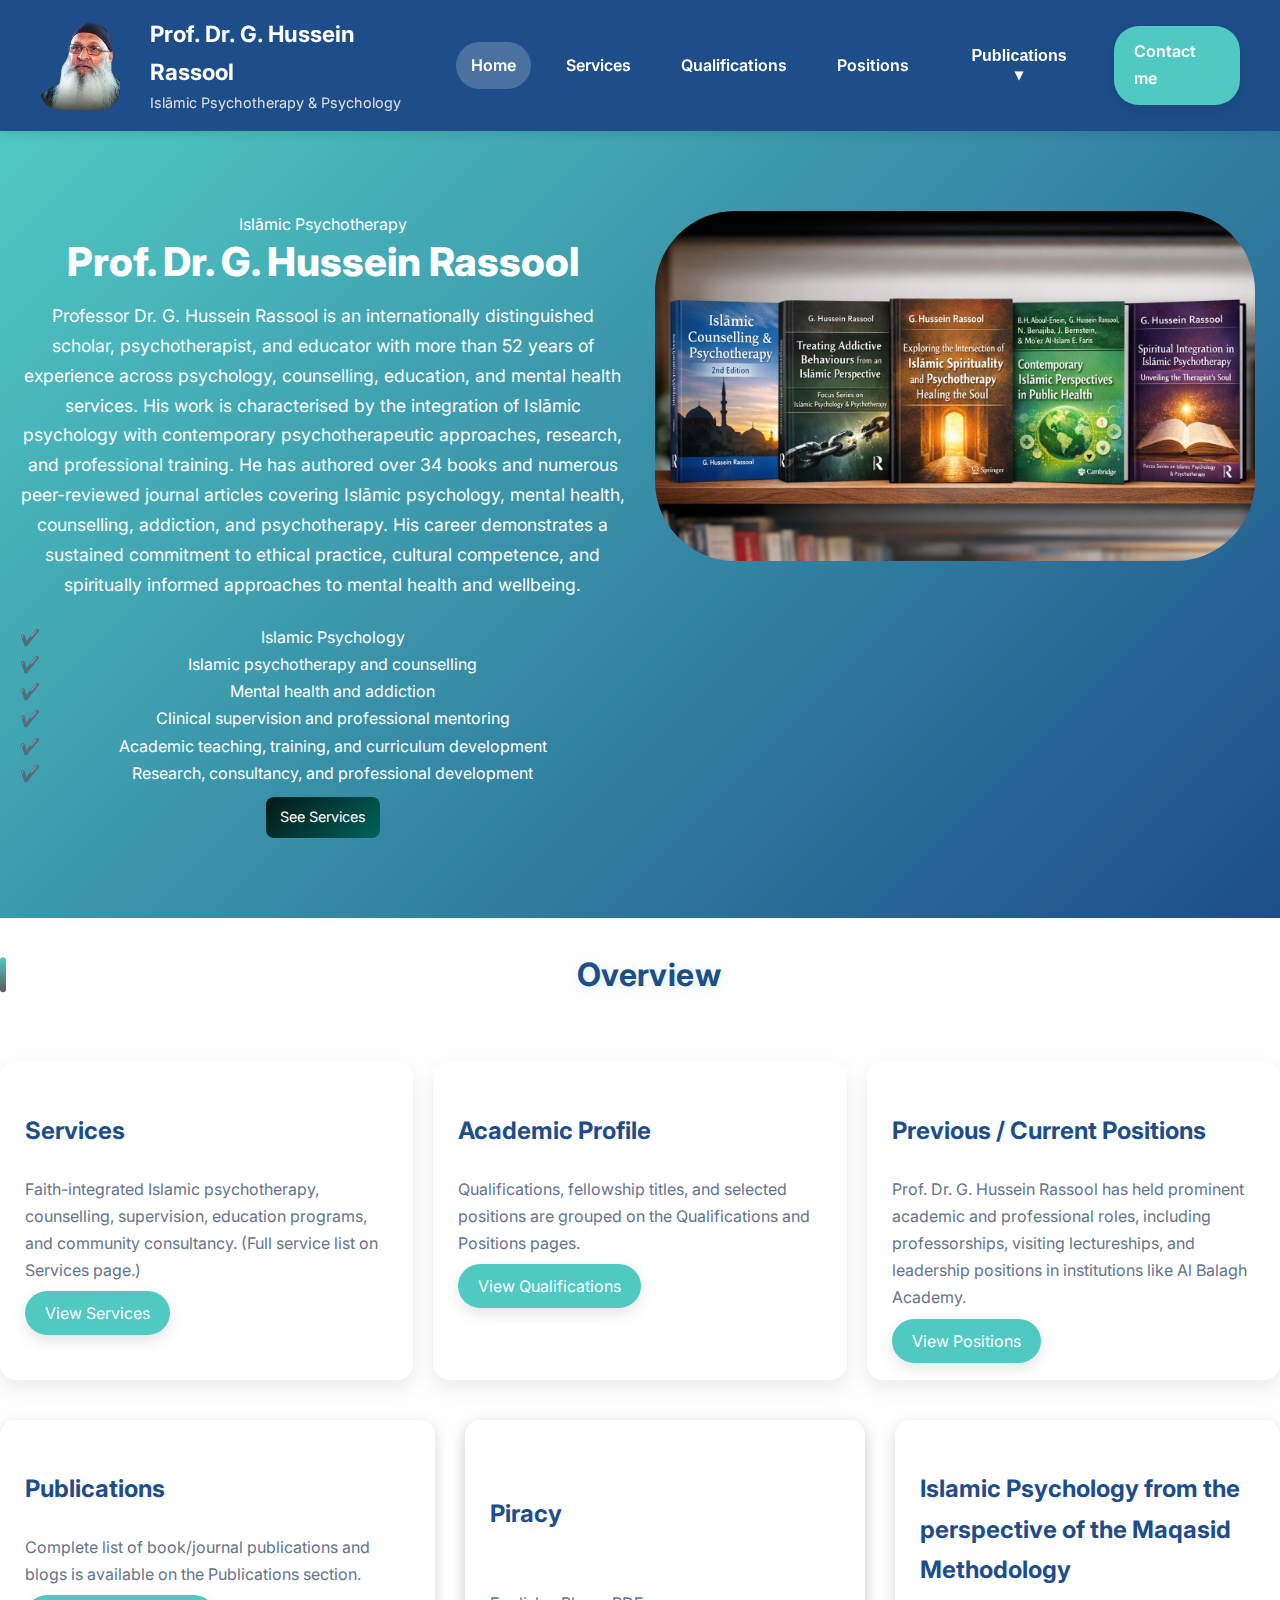
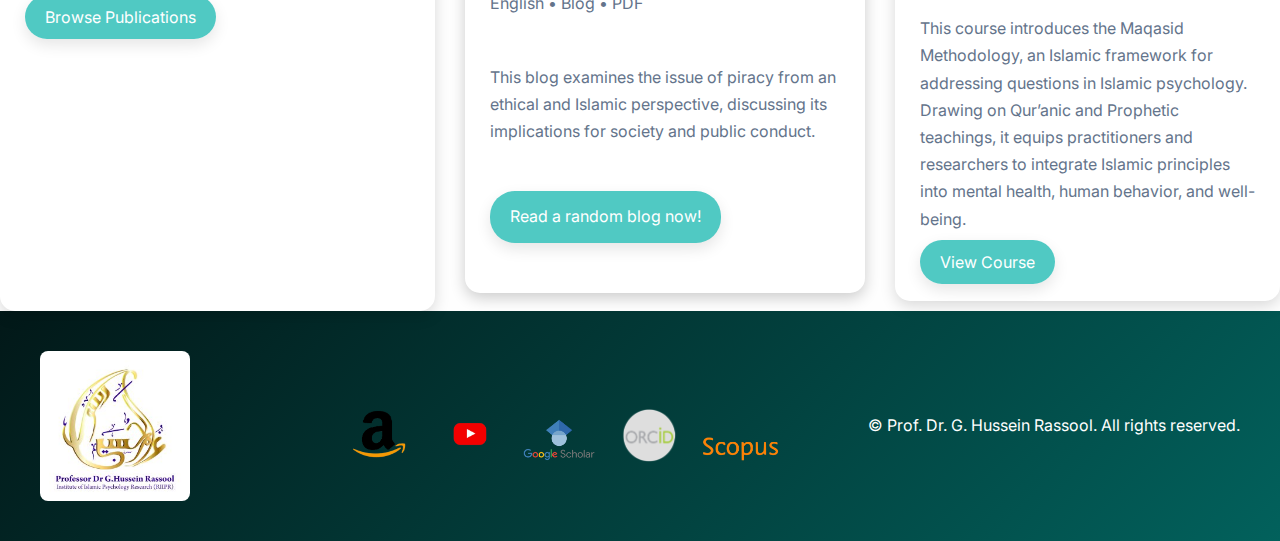
<file: index.html>
<!doctype html>
<html lang="en">
<head>
  <meta charset="utf-8" />
  <title>Prof. Dr. G. Hussein Rassool | Home</title>
  <meta name="viewport" content="width=device-width,initial-scale=1" />
  <link href="https://fonts.googleapis.com/css2?family=Inter:wght@300;400;500;600;700&display=swap" rel="stylesheet">
  <link rel="stylesheet" href="style.css" />
  <link rel="stylesheet" href="https://cdnjs.cloudflare.com/ajax/libs/font-awesome/6.7.2/css/all.min.css" integrity="sha512‑..." crossorigin="anonymous" referrerpolicy="no-referrer" />

  <style>

  </style>
</head>
<body>
  <div class="header-wrap">
    <div class="container topbar">
      <a class="brand" href="index.html">
        
          <img src="images/image1.png" class="logo-img" />
       
        <div class="title">
          <span class="name">Prof. Dr. G. Hussein Rassool</span>
          <span class="sub">Islāmic Psychotherapy &amp; Psychology</span>
        </div>
      </a>
      <nav class="navbar" aria-label="Primary">
  <a href="index.html" class="active">Home</a>
  <a href="services.html">Services</a>
  <a href="qualifications.html">Qualifications</a>
  <a href="positions.html">Positions</a>

  <!-- Publications Dropdown -->
  <div class="dropdown">
    <button class="dropbtn" aria-expanded="false">Publications <span class="arrow">▾</span></button>
    <div class="dropdown-content">
      <a href="publications.html">Books</a>
      <a href="journal.html">Journals</a>
      <a href="blogs.html">Blogs</a>
    </div>
  </div>

  <a href="services.html#contactForm" class="cta">Contact me</a>
</nav>
    </div>

    <div id="mobile-menu" style="display:none;">
      <div class="container" style="padding:12px 0; display:flex;flex-direction:column;gap:8px;">
        <a href="index.html">Home</a>
        <a href="services.html">Services</a>
        <a href="books.html">Books</a>
        <a href="qualifications.html">Qualifications</a>
        <a href="positions.html">Positions</a>
        <a href="publications.html">Publications</a>
      </div>
    </div>
  </div>

  <main class="container">
    <section class="hero">
      <div class="hero-left reveal">
        <div class="eyebrow">Islāmic Psychotherapy </div>
        <h1>Prof. Dr. G. Hussein Rassool</h1>
        <p class="lead about-me">
          Professor Dr. G. Hussein Rassool is an internationally distinguished scholar, psychotherapist, and educator with more than 52 years of experience across psychology, counselling, education, and mental health services. His work is characterised by the integration of Islāmic psychology with contemporary psychotherapeutic approaches, research, and professional training.
He has authored over 34 books and numerous peer-reviewed journal articles covering Islāmic psychology, mental health, counselling, addiction, and psychotherapy. His career demonstrates a sustained commitment to ethical practice, cultural competence, and spiritually informed approaches to mental health and wellbeing.
        </p>
        


        
        <ul class="checklist">
          <p> 
         
          </p>
          <li>Islamic Psychology</li>
          <li>Islamic psychotherapy and counselling</li>
          <li>Mental health and addiction</li>
          <li>Clinical supervision and professional mentoring</li>
          <li>Academic teaching, training, and curriculum development</li>
          <li>Research, consultancy, and professional development</li>
        </ul>
        <a href="services.html" class="cta-button small">See Services</a>
      </div>

      
      
    

    <!-- Shelf image under profile -->
    <img src="images/shelf.jpeg" alt="Bookshelf" class="shelf-image" />
  </div>


        
      </aside>
    </section>

    <section class="section reveal">
<h2 class="pub-title">Overview</h2>
  <!-- Top Row Cards -->
  <div class="top-row cards-grid">
    <div class="card">
      <h3>Services</h3>
      <p>Faith-integrated Islamic psychotherapy, counselling, supervision, education programs, and community consultancy. (Full service list on Services page.)</p>
      <a href="services.html" class="btn secondary">View Services</a>
    </div>

    <div class="card">
      <h3>Academic Profile</h3>
      <p>Qualifications, fellowship titles, and selected positions are grouped on the Qualifications and Positions pages.</p>
      <a href="qualifications.html" class="btn secondary">View Qualifications</a>
    </div>

    <div class="card">
      <h3>Previous / Current Positions</h3>
      <p>Prof. Dr. G. Hussein Rassool has held prominent academic and professional roles, including professorships, visiting lectureships, and leadership positions in institutions like Al Balagh Academy.</p>
      <a href="positions.html" class="btn primary">View Positions</a>
    </div>
  </div>

  <!-- Bottom Row Cards -->
  <div class="bottom-row">

    <!-- Left: Publications -->
    <div class="card left-card">
      <h3>Publications</h3>
      <p>Complete list of book/journal publications and blogs is available on the Publications section.</p>
      <a href="publications.html" class="btn secondary">Browse Publications</a>
    </div>
    <!-- Middle: Random Blog -->
    <div class="card middle-card" id="random-blog">
      <p>Loading recommendation…</p>
      <a href="#" class="btn secondary">Read Random blog now!</a>
    </div>
        

    <!-- Right: Stacked Courses -->
    <div class="right-courses">
      <div class="card course-card">
        <h3>Islamic Psychology from the perspective of the Maqasid Methodology</h3>
        <p>This course introduces the Maqasid Methodology, an Islamic framework for addressing questions in Islamic psychology. Drawing on Qur’anic and Prophetic teachings, it equips practitioners and researchers to integrate Islamic principles into mental health, human behavior, and well-being.</p>
        <a href="blogs/Maqasid.pdf" target="_blank" class="btn secondary">View Course</a>
      </div>

      
  </div>
</section>
        

        
      </div>
    </section>
  </main>

<footer class="site-footer">
  <div class="container footer-inner">
    <!-- Footer Logo -->
    <div class="footer-logo">
      <img src="images/citations.jpeg" alt="Footer Image" class="footer-logo-img" />
    </div>

    <!-- Footer Links -->
    <div class="footer-links">
      <ul class="social-icons">
        <li>
          <a href="https://www.amazon.co.uk/G.-Hussein-Rassool/e/B001HP3XJC" target="_blank" title="Amazon">
            <img src="images/amazon.png" alt="Amazon" class="social-icons" />
          </a>
        </li>
        <li>
          <a href="https://www.youtube.com/channel/UCB50SzZZYLeP9qwT6f4QHkQ" target="_blank" title="Youtube">
            <img src="images/youtube.png" alt="Amazon" class="social-icons" />
          </a>
        </li>
        <li>
          <a href="https://scholar.google.com/citations?hl=en&user=zxcsvHYAAAAJ" target="_blank" title="Google Scholar">
            <img src="images/scholar.png" alt="Google Scholar" class="social-icons" />
          </a>
        </li>
        <li>
          <a href="https://orcid.org/0000-0002-1584-7381" target="_blank" title="ORCID">
            <img src="images/orcid.png" alt="ORCID" class="social-icons"/>
          </a>
        </li>
        <li>
          <a href="https://www.scopus.com/authid/detail.uri?authorId=7004301839" target="_blank" title="Scopus">
            <img src="images/Scopus.png" alt="Scopus" class="social-icons"/>
          </a>
        </li>
      </ul>
    </div>

    <!-- Footer Text -->
    <div class="footer-text">
      &copy; <span id="yearHome"></span> Prof. Dr. G. Hussein Rassool. All rights reserved.
    </div>
  </div>
</footer>



 <script>

  // ----- Mobile Menu Toggle -----
  const toggle = document.getElementById('menuToggle');
  const mobile = document.getElementById('mobile-menu');

  if (toggle && mobile) {
    toggle.addEventListener('click', () => {
      const expanded = toggle.getAttribute('aria-expanded') === 'true';
      toggle.setAttribute('aria-expanded', String(!expanded));
      mobile.style.display = expanded ? 'none' : 'block';
    });
  }

 document.addEventListener('DOMContentLoaded', () => {
  const dropdowns = document.querySelectorAll('.dropdown');

  dropdowns.forEach(drop => {
    const content = drop.querySelector('.dropdown-content');
    if (!content) return;

    // Track if mouse is over dropdown or content
    let isHovered = false;

    drop.addEventListener('mouseenter', () => {
      isHovered = true;
      content.classList.add('open');
    });

    drop.addEventListener('mouseleave', () => {
      isHovered = false;
      // Delay to allow moving into content
      setTimeout(() => {
        if (!isHovered) content.classList.remove('open');
      }, 100);
    });

    content.addEventListener('mouseenter', () => {
      isHovered = true;
      content.classList.add('open');
    });

    content.addEventListener('mouseleave', () => {
      isHovered = false;
      setTimeout(() => {
        if (!isHovered) content.classList.remove('open');
      }, 100);
    });

    // Click toggle for mobile
    drop.addEventListener('click', (e) => {
      if (e.target.closest('.dropdown-content')) return; // clicking inside doesn't toggle
      content.classList.toggle('open');
    });
  });
});

fetch("blogs/blogs.json")
  .then(res => res.json())
  .then(blogs => {
    const blog = blogs[Math.floor(Math.random() * blogs.length)];

    document.getElementById("random-blog").innerHTML = `
      <h3>${blog.title}</h3>
      <p class="meta">${blog.language} • Blog • ${blog.format}</p>
      <p class="excerpt">${blog.excerpt}</p>
      <a href="blogs/${blog.file}" target="_blank" class="btn secondary">
        Read a random blog now!
      </a>
    `;
  })
  .catch(() => {
    document.getElementById("random-blog").innerHTML =
      "<p>Unable to load blog recommendation.</p>";
  });
</script>
</body>
</html>
</file>
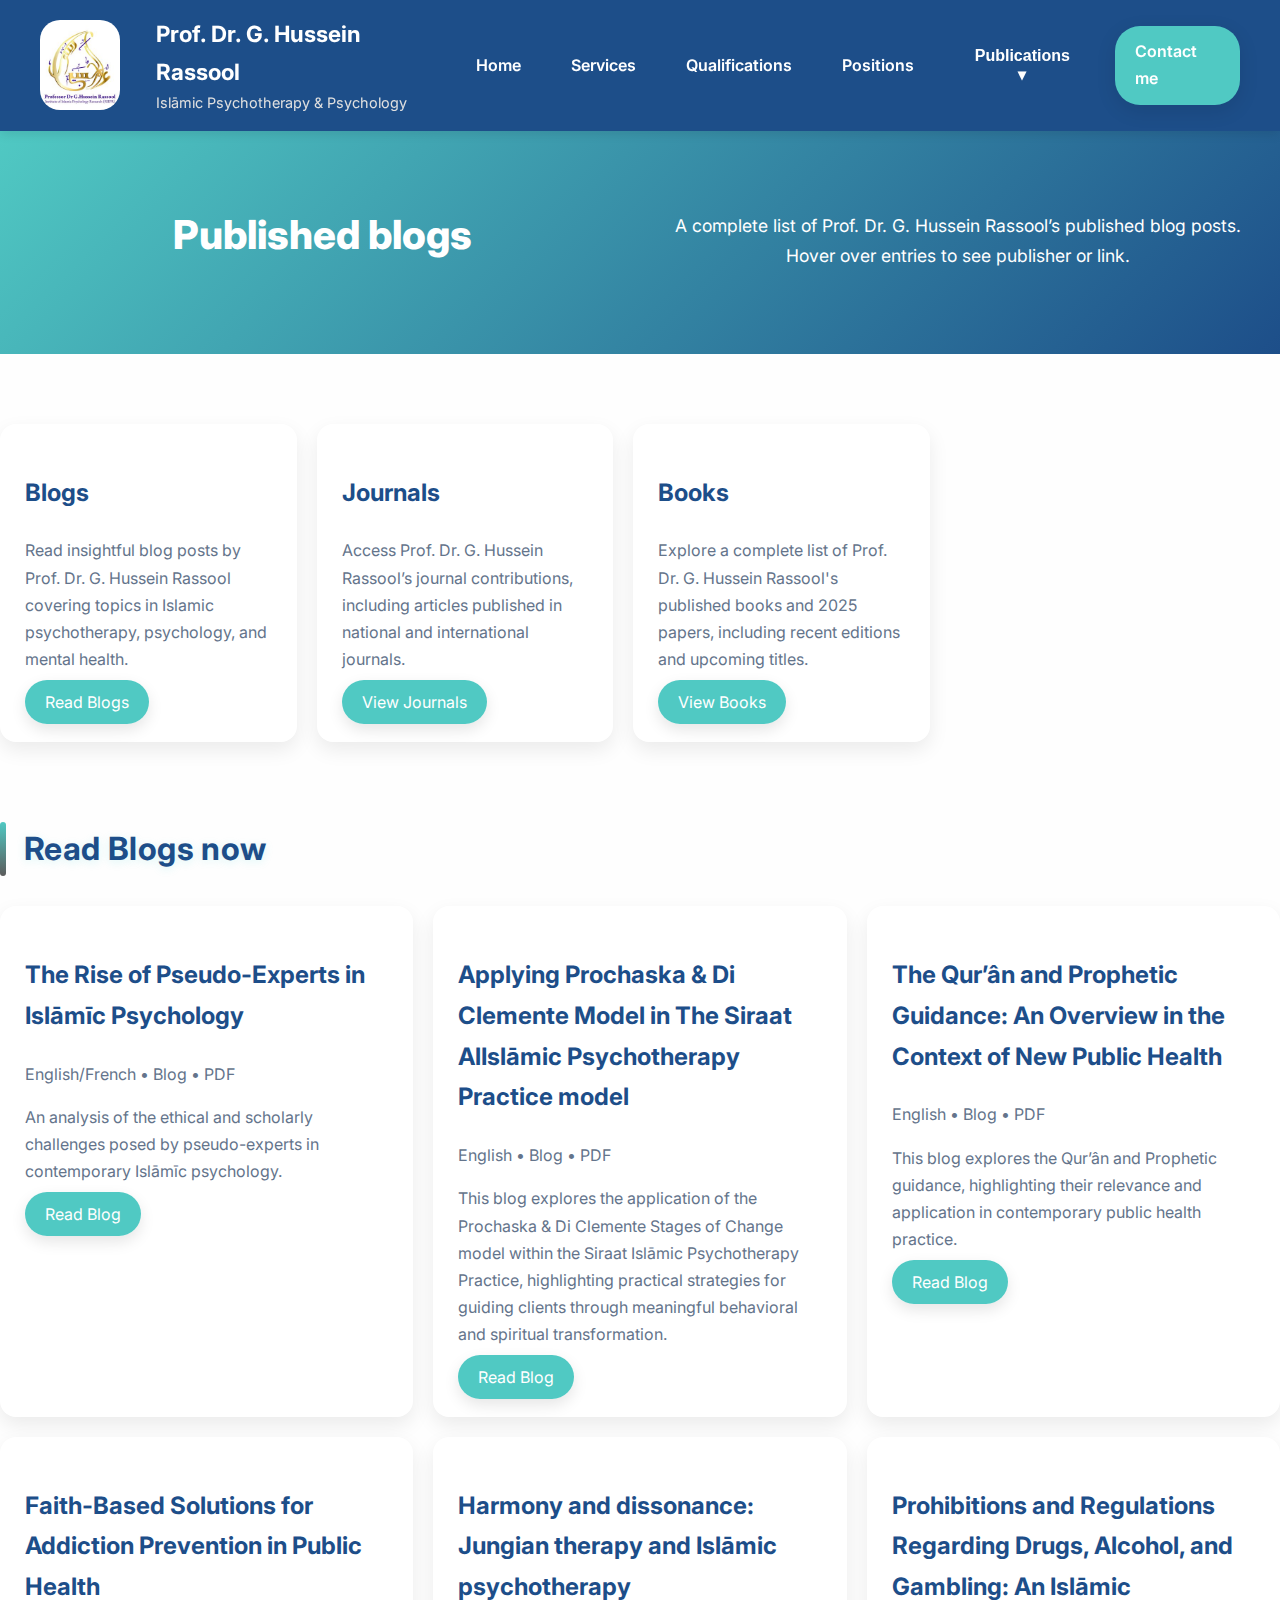
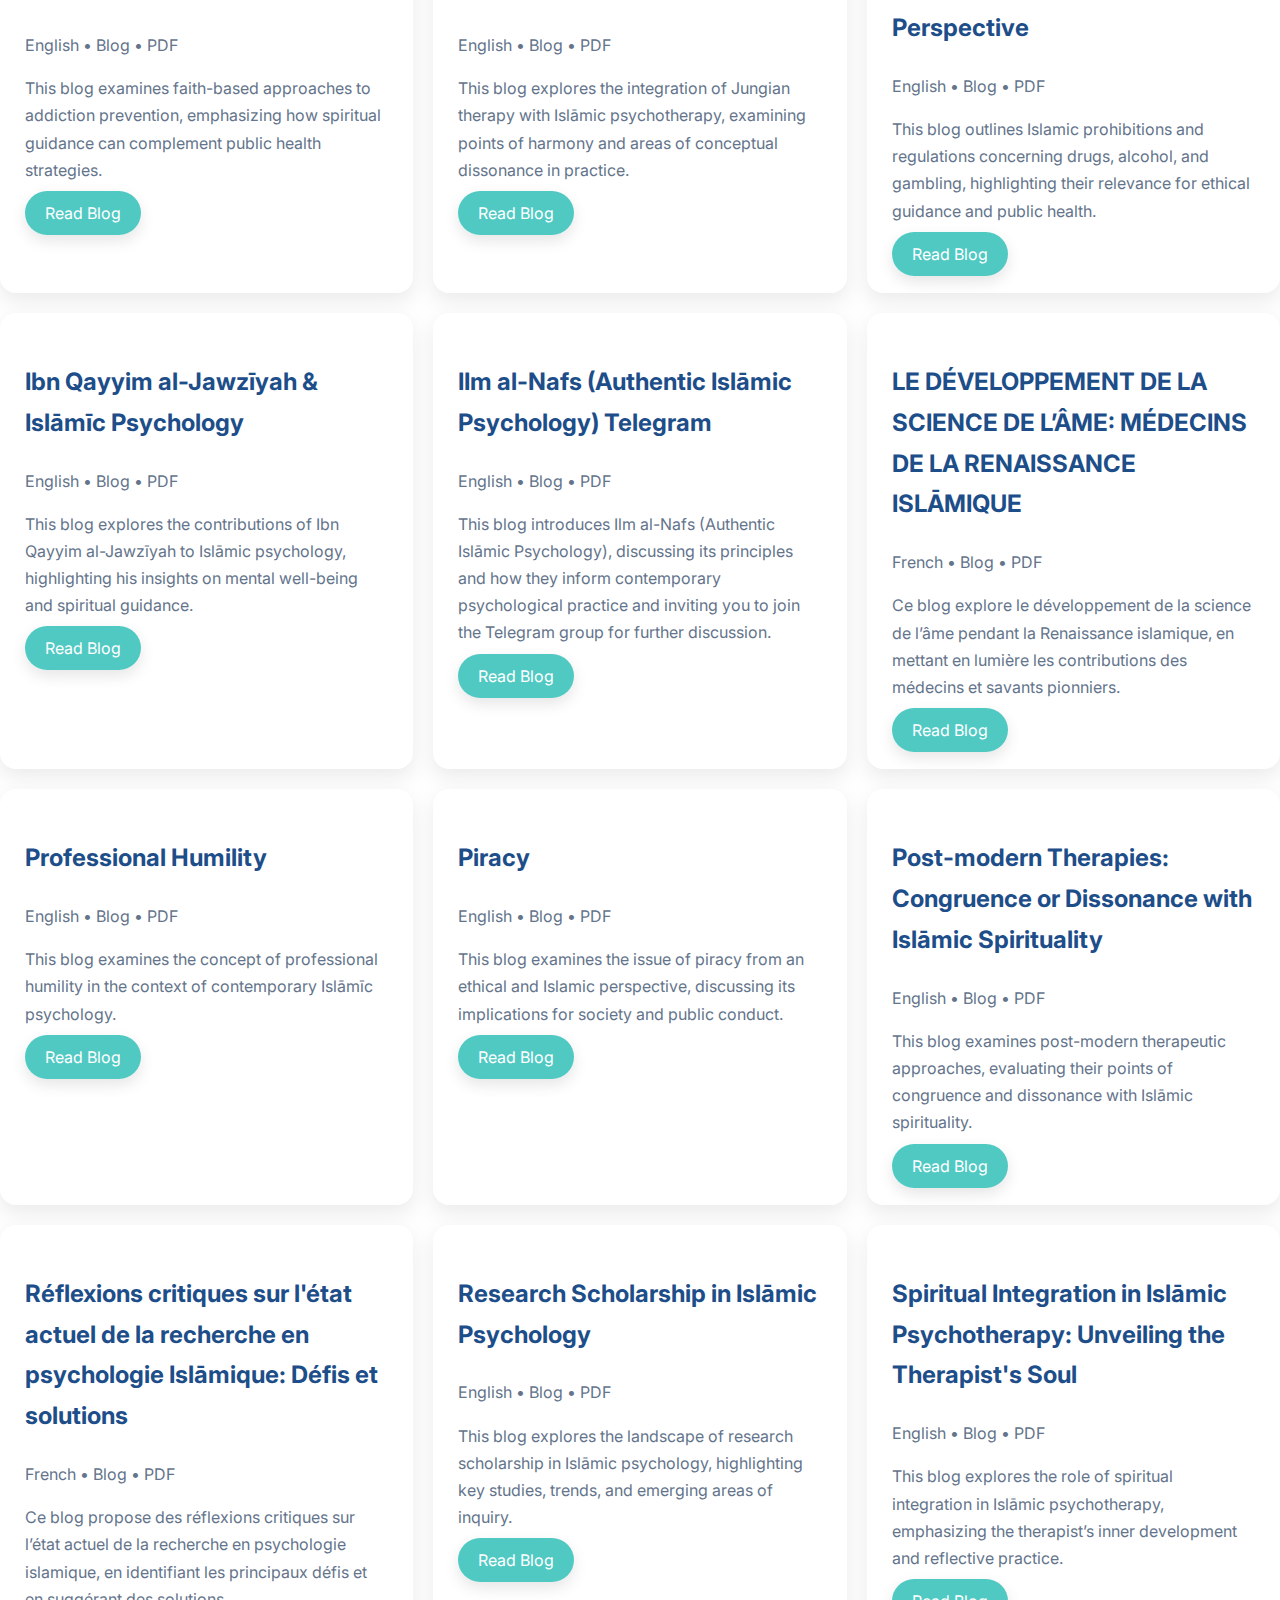
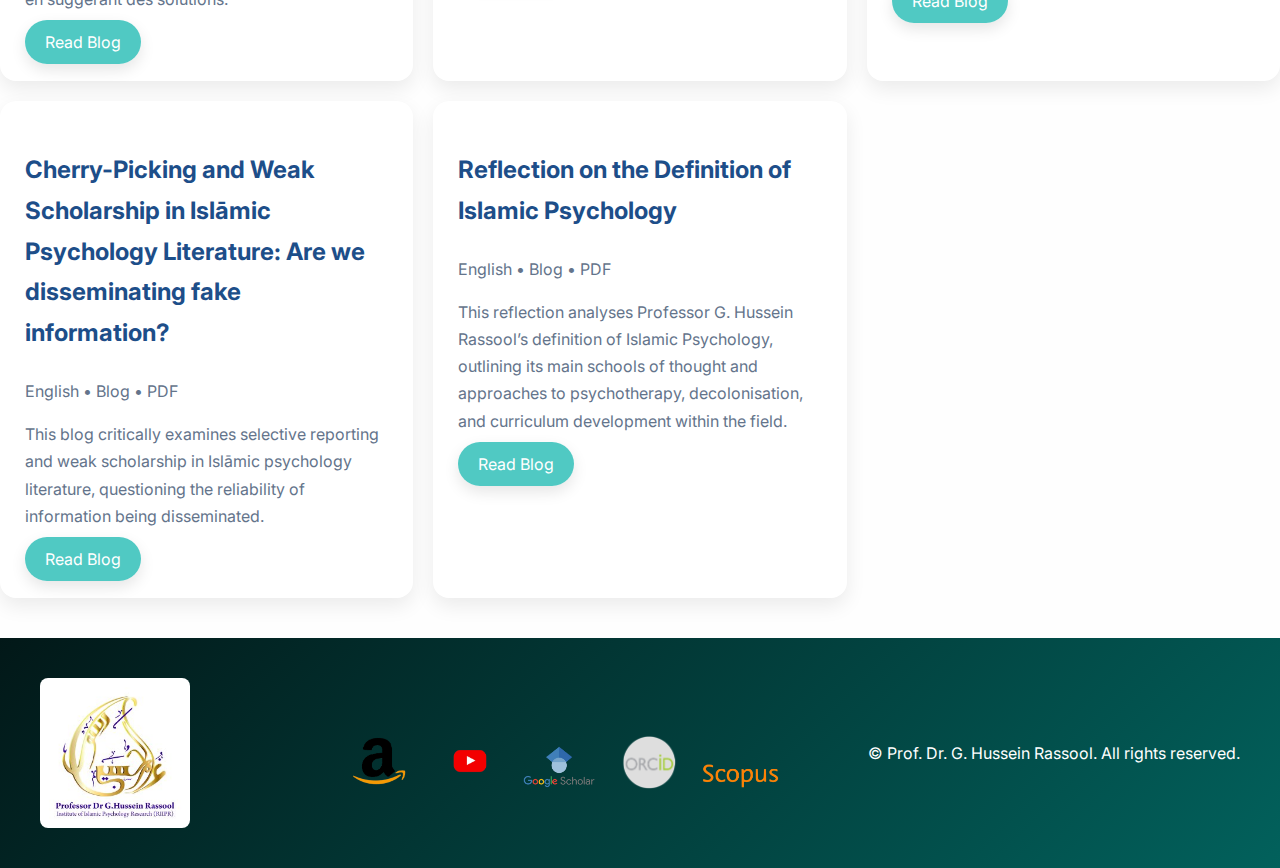
<file: blogs.html>
<!doctype html>
<html lang="en">
<head>
  <meta charset="utf-8" />
  <title>Publications | Prof. Dr. G. Hussein Rassool</title>
  <meta name="viewport" content="width=device-width,initial-scale=1" />
  <link href="https://fonts.googleapis.com/css2?family=Inter:wght@300;400;500;600;700&display=swap" rel="stylesheet">
  <link rel="stylesheet" href="style.css" />

</head>
<body>
  <div class="header-wrap">
    <div class="container topbar">
       <div class="logo-mark">
          <img src="images/citations.jpeg" alt="Logo" class="logo-img" />
        </div>
        <div class="title"><span class="name">Prof. Dr. G. Hussein Rassool</span><span class="sub">Islāmic Psychotherapy & Psychology</span></div></a>

<nav class="navbar" aria-label="Primary">
  <a href="index.html">Home</a>
  <a href="services.html">Services</a>
  <a href="qualifications.html">Qualifications</a>
  <a href="positions.html">Positions</a>

  <!-- Publications Dropdown -->
  <div class="dropdown">
    <button class="dropbtn" aria-expanded="false">Publications <span class="arrow">▾</span></button>
    <div class="dropdown-content">
      <a href="publications.html">Books</a>
      <a href="journal.html">Journals</a>
      <a href="blogs.html">Blogs</a>
    </div>
  </div>

  <a href="services.html#contactForm" class="cta">Contact me</a>
</nav>

      
    </div>
    <div id="mobile-menu" style="display:none; background:#fff; border-top:1px solid rgba(15,23,42,0.03);">
      <div class="container" style="padding:12px 0; display:flex;flex-direction:column;gap:6px;">
        <a href="index.html">Home</a>
        <a href="services.html">Services</a>
        <a href="books.html">Books</a>
        <a href="qualifications.html">Qualifications</a>
        <a href="positions.html">Positions</a>
        <a href="publications.html" class="active">Publications</a>
      </div>
    </div>
  </div>

  

  <main class="container">
    <section class="hero">
      <h1>Published blogs</h1>
      <p class="lead">A complete list of Prof. Dr. G. Hussein Rassool’s published blog posts. Hover over entries to see publisher or link.</p>
    </section>
      <!-- Publications Row -->
  <section class="section reveal publications-row">

    <!-- LEFT: Cards -->
    <div class="cards-grid">
        <div class="card">
        <h3>Blogs</h3>
        <p>
          Read insightful blog posts by Prof. Dr. G. Hussein Rassool covering topics
          in Islamic psychotherapy, psychology, and mental health.
        </p>
        <a href="blogs.html#blogs" class="btn secondary">Read Blogs</a>
      </div>

       <div class="card">
        <h3>Journals</h3>
        <p>
          Access Prof. Dr. G. Hussein Rassool’s journal contributions,
          including articles published in national and international journals.
        </p>
        <a href="journal.html#journal" class="btn secondary">View Journals</a>
      </div>


      <div class="card">
        <h3>Books</h3>
        <p>
          Explore a complete list of Prof. Dr. G. Hussein Rassool's published books and 2025 papers,
          including recent editions and upcoming titles.
        </p>
        <a href="publications.html#books" class="btn secondary">View Books </a>
      </div>

     
      
    </div>

    <!-- RIGHT: Featured Book
    <aside class="featured-book-wrapper">
      <div class="featured-book random-book">
        <h4>Random Journal Suggestion</h4>
        <p><strong>Title:</strong> Alcohol and Drug Misuse: A Handbook</p> 
        <p><strong>Publisher:</strong> Routledge</p>
        <a class="read-link" href="https://google.com" target="_blank">📚 Read</a>
      </div>
    </aside> -->

  </section>



    <section class="section reveal">
  <h2 class="blog-title" id="blogs">Read Blogs now</h2>

  <div class="cards-grid" style="margin-top:10px;">

    <div class="card blog-card">
      <h3>The Rise of Pseudo-Experts in Islāmīc Psychology</h3>
      <p class="meta">English/French • Blog • PDF</p>
      <p class="excerpt">
        An analysis of the ethical and scholarly challenges posed by pseudo-experts in contemporary Islāmīc psychology.
      </p>
      <a href="blogs/The%20rise%20of%20pseudo.pdf" target="_blank" class="btn secondary">
        Read Blog
      </a>
    </div>

    <div class="card blog-card">
      <h3>Applying Prochaska & Di Clemente Model in The Siraat AlIslāmic Psychotherapy Practice model  </h3>
      <p class="meta">English • Blog • PDF</p>
      <p class="excerpt">
        This blog explores the application of the Prochaska & Di Clemente Stages of Change model within the Siraat Islāmic Psychotherapy Practice, highlighting practical strategies for guiding clients through meaningful behavioral and spiritual transformation.
      </p>
      <a href="blogs/Applying%20Prochaska%20&%20Di%20Clemente%20Model%20.pdf" target="_blank" class="btn secondary">
        Read Blog
      </a>
    </div>

    <div class="card blog-card">
      <h3>The Qur’ân and Prophetic Guidance: An Overview in the Context of New Public Health   </h3>
      <p class="meta">English • Blog • PDF</p>
      <p class="excerpt">
       This blog explores the Qur’ân and Prophetic guidance, highlighting their relevance and application in contemporary public health practice.
      </p>
      <a href="blogs/the-quran-and-prophetic-guidance.pdf" target="_blank" class="btn secondary">
        Read Blog
      </a>
    </div>

    <div class="card blog-card">
      <h3>Faith-Based Solutions for Addiction Prevention in Public Health   </h3>
      <p class="meta">English • Blog • PDF</p>
      <p class="excerpt">
       This blog examines faith-based approaches to addiction prevention, emphasizing how spiritual guidance can complement public health strategies. 
      </p>
      <a href="blogs/Faith-Based-Solutions%20.pdf" target="_blank" class="btn secondary">
        Read Blog
      </a>
    </div>

    <div class="card blog-card">
      <h3>Harmony and dissonance: Jungian therapy and Islāmic psychotherapy   </h3>
      <p class="meta">English • Blog • PDF</p>
      <p class="excerpt">
        This blog explores the integration of Jungian therapy with Islāmic psychotherapy, examining points of harmony and areas of conceptual dissonance in practice.
      </p>
      <a href="blogs/Harmony-and-dissonance.pdf" target="_blank" class="btn secondary">
        Read Blog
      </a>
    </div>

    <div class="card blog-card">
      <h3>Prohibitions and Regulations Regarding Drugs, Alcohol, and Gambling: An Islāmic Perspective  </h3>
      <p class="meta">English • Blog • PDF</p>
      <p class="excerpt">
        This blog outlines Islamic prohibitions and regulations concerning drugs, alcohol, and gambling, highlighting their relevance for ethical guidance and public health.
      </p>
      <a href="blogs/Prohibitions-and-Regulations%20.pdf" target="_blank" class="btn secondary">
        Read Blog
      </a>
    </div>


    <div class="card blog-card">
      <h3>Ibn Qayyim al-Jawzīyah & Islāmīc Psychology  </h3>
      <p class="meta">English • Blog • PDF</p>
      <p class="excerpt">
        This blog explores the contributions of Ibn Qayyim al-Jawzīyah to Islāmic psychology, highlighting his insights on mental well-being and spiritual guidance.
      </p>
      <a href="blogs/Ibn-Qayyim.pdf" target="_blank" class="btn secondary">
        Read Blog
      </a>
    </div>


    <div class="card blog-card">
      <h3>IIm al-Nafs (Authentic Islāmic Psychology) Telegram   </h3>
      <p class="meta">English • Blog • PDF</p>
      <p class="excerpt">
       This blog introduces Ilm al-Nafs (Authentic Islāmic Psychology), discussing its principles and how they inform contemporary psychological practice and inviting you to join the Telegram group for further discussion.
      </p>
      <a href="blogs/IIm-al-Nafs.pdf" target="_blank" class="btn secondary">
        Read Blog
      </a>
    </div>

    <div class="card blog-card">
      <h3>LE DÉVELOPPEMENT DE LA SCIENCE DE L’ÂME: MÉDECINS DE LA RENAISSANCE ISLĀMIQUE </h3>
      <p class="meta">French • Blog • PDF</p>
      <p class="excerpt">
       Ce blog explore le développement de la science de l’âme pendant la Renaissance islamique, en mettant en lumière les contributions des médecins et savants pionniers.
      </p>
      <a href="blogs/LE-DÉVELOPPEMENT.pdf" target="_blank" class="btn secondary">
        Read Blog
      </a>
    </div>

    <div class="card blog-card">
      <h3>Professional Humility  </h3>
      <p class="meta">English • Blog • PDF</p>
      <p class="excerpt">
        This blog examines the concept of professional humility in the context of contemporary Islāmīc psychology.
      </p>
      <a href="blogs/Professional-Humility.pdf" target="_blank" class="btn secondary">
        Read Blog
      </a>
    </div>


    <div class="card blog-card">
      <h3>Piracy </h3>
      <p class="meta">English • Blog • PDF</p>
      <p class="excerpt">
        This blog examines the issue of piracy from an ethical and Islamic perspective, discussing its implications for society and public conduct.
      </p>
      <a href="blogs/Piracy.pdf" target="_blank" class="btn secondary">
        Read Blog
      </a>
    </div>


    <div class="card blog-card">
      <h3>Post-modern Therapies: Congruence or Dissonance with Islāmic Spirituality   </h3>
      <p class="meta">English • Blog • PDF</p>
      <p class="excerpt">
        This blog examines post-modern therapeutic approaches, evaluating their points of congruence and dissonance with Islāmic spirituality.
      </p>
      <a href="blogs/Post-modern-Therapies.pdf" target="_blank" class="btn secondary">
        Read Blog
      </a>
    </div>

     <div class="card blog-card">
      <h3>Réflexions critiques sur l'état actuel de la recherche en psychologie Islāmique: Défis et solutions  </h3>
      <p class="meta">French • Blog • PDF</p>
      <p class="excerpt">
       Ce blog propose des réflexions critiques sur l’état actuel de la recherche en psychologie islamique, en identifiant les principaux défis et en suggérant des solutions.
      </p>
      <a href="blogs/Master.pdf" target="_blank" class="btn secondary">
        Read Blog
      </a>
    </div>

    <div class="card blog-card">
      <h3>Research Scholarship in Islāmic Psychology    </h3>
      <p class="meta">English • Blog • PDF</p>
      <p class="excerpt">
        This blog explores the landscape of research scholarship in Islāmic psychology, highlighting key studies, trends, and emerging areas of inquiry. 
      </p>
      <a href="blogs/Research-Scholarship.pdf" target="_blank" class="btn secondary">
        Read Blog
      </a>
    </div>

    <div class="card blog-card">
      <h3>Spiritual Integration in Islāmic Psychotherapy: Unveiling the Therapist's Soul   </h3>
      <p class="meta">English • Blog • PDF</p>
      <p class="excerpt">
       This blog explores the role of spiritual integration in Islāmic psychotherapy, emphasizing the therapist’s inner development and reflective practice. 
      </p>
      <a href="blogs/Spiritual-Integration.pdf" target="_blank" class="btn secondary">
        Read Blog
      </a>
    </div>

    <div class="card blog-card">
      <h3>Cherry-Picking and Weak Scholarship in Islāmic Psychology Literature: Are we disseminating fake information?</h3>
      <p class="meta">English • Blog • PDF</p>
      <p class="excerpt">
      This blog critically examines selective reporting and weak scholarship in Islāmic psychology literature, questioning the reliability of information being disseminated.
      </p>
      <a href="blogs/Cherry-Picking.pdf" target="_blank" class="btn secondary">
        Read Blog
      </a>
    </div>

    <div class="card blog-card">
      <h3>Reflection on the Definition of Islamic Psychology </h3>
      <p class="meta">English • Blog • PDF</p>
      <p class="excerpt">
      This reflection analyses Professor G. Hussein Rassool’s definition of Islamic Psychology, outlining its main schools of thought and approaches to psychotherapy, decolonisation, and curriculum development within the field.
      </p>
      <a href="blogs/reflection.pdf" target="_blank" class="btn secondary">
        Read Blog
      </a>
    </div>




    

  </div>
</section>




  









  


   












  
  



  


  

</section>

</section>


  </main>

   <!-- Footer matching index/qual style -->
<footer class="site-footer">
  <div class="container footer-inner">
    <!-- Footer Logo -->
    <div class="footer-logo">
      <img src="images/citations.jpeg" alt="Footer Image" class="footer-logo-img" />
    </div>

    <!-- Footer Links -->
    <div class="footer-links">
      <ul class="social-icons">
        <li>
          <a href="https://www.amazon.co.uk/G.-Hussein-Rassool/e/B001HP3XJC" target="_blank" title="Amazon">
            <img src="images/amazon.png" alt="Amazon" class="social-icons" />
          </a>
        </li>
        <li>
          <a href="https://www.youtube.com/channel/UCB50SzZZYLeP9qwT6f4QHkQ" target="_blank" title="Youtube">
            <img src="images/youtube.png" alt="Amazon" class="social-icons" />
          </a>
        </li>
        <li>
          <a href="https://scholar.google.com/citations?hl=en&user=zxcsvHYAAAAJ" target="_blank" title="Google Scholar">
            <img src="images/scholar.png" alt="Google Scholar" class="social-icons" />
          </a>
        </li>
        <li>
          <a href="https://orcid.org/0000-0002-1584-7381" target="_blank" title="ORCID">
            <img src="images/orcid.png" alt="ORCID" class="social-icons"/>
          </a>
        </li>
        <li>
          <a href="https://www.scopus.com/authid/detail.uri?authorId=7004301839" target="_blank" title="Scopus">
            <img src="images/Scopus.png" alt="Scopus" class="social-icons"/>
          </a>
        </li>
      </ul>
    </div>

    <!-- Footer Text -->
    <div class="footer-text">
      &copy; <span id="yearHome"></span> Prof. Dr. G. Hussein Rassool. All rights reserved.
    </div>
  </div>
</footer>



<script>

 
document.addEventListener('DOMContentLoaded', () => {
  const dropdowns = document.querySelectorAll('.dropdown');

  dropdowns.forEach(drop => {
    const content = drop.querySelector('.dropdown-content');
    if (!content) return;

    // Track if mouse is over dropdown or content
    let isHovered = false;

    drop.addEventListener('mouseenter', () => {
      isHovered = true;
      content.classList.add('open');
    });

    drop.addEventListener('mouseleave', () => {
      isHovered = false;
      // Delay to allow moving into content
      setTimeout(() => {
        if (!isHovered) content.classList.remove('open');
      }, 100);
    });

    content.addEventListener('mouseenter', () => {
      isHovered = true;
      content.classList.add('open');
    });

    content.addEventListener('mouseleave', () => {
      isHovered = false;
      setTimeout(() => {
        if (!isHovered) content.classList.remove('open');
      }, 100);
    });

    // Click toggle for mobile
    drop.addEventListener('click', (e) => {
      if (e.target.closest('.dropdown-content')) return; // clicking inside doesn't toggle
      content.classList.toggle('open');
    });
  });
});

    // Year filter buttons
  const yearBtns = document.querySelectorAll('.year-btn');
  const booksGroups = document.querySelectorAll('.books-group');

  yearBtns.forEach(btn => {
    btn.addEventListener('click', () => {
      const range = btn.dataset.range;

      yearBtns.forEach(b => b.classList.remove('active'));
      btn.classList.add('active');

      booksGroups.forEach(group => {
        group.style.display = group.dataset.range === range ? 'block' : 'none';
      });
    });
  });

  // Initialize: show first range (Upcoming Books)
  booksGroups.forEach((group, i) => {
    group.style.display = i === 0 ? 'block' : 'none';
  });

</script>
</body>
</html>
</file>
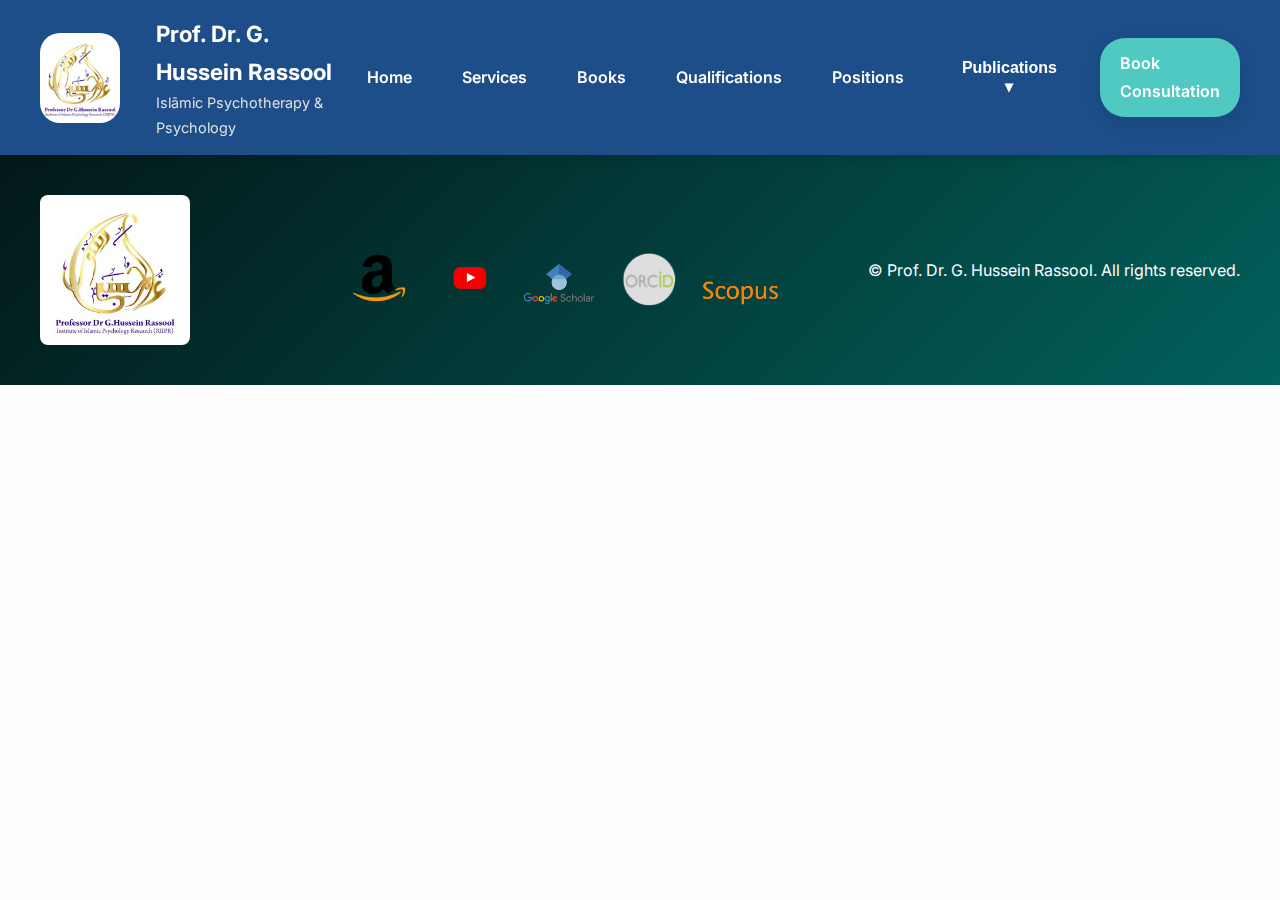
<file: books.html>
<!doctype html>
<html lang="en">
<head>
  <meta charset="utf-8" />
  <title>Books | Prof. Dr. G. Hussein Rassool</title>
  <meta name="viewport" content="width=device-width,initial-scale=1" />
  <link href="https://fonts.googleapis.com/css2?family=Inter:wght@300;400;500;600;700&display=swap" rel="stylesheet">
  <link rel="stylesheet" href="style.css" />
</head>
<body>
  <div class="header-wrap">
    <!-- <div class="announcement"><div class="container">Published books &amp; edited volumes</div></div> -->
    <div class="container topbar">
       <div class="logo-mark">
          <img src="images/citations.jpeg" alt="Logo" class="logo-img" />
        </div>
        <div class="title"><span class="name">Prof. Dr. G. Hussein Rassool</span><span class="sub">Islāmic Psychotherapy &amp; Psychology</span></div></a>

      <nav class="navbar" aria-label="Primary">
  <a href="index.html">Home</a>
  <a href="services.html">Services</a>
  <a href="books.html">Books</a>
  <a href="qualifications.html">Qualifications</a>
  <a href="positions.html">Positions</a>

  <!-- Publications Dropdown -->
  <div class="dropdown">
    <button class="dropbtn" aria-expanded="false">Publications <span class="arrow">▾</span></button>
    <div class="dropdown-content">
      <a href="publications.html#books">Books</a>
      <a href="journal.html">Journals</a>
      <a href="blogs.html">Blogs</a>
    </div>
  </div>

  <a href="services.html#contactForm" class="cta">Book Consultation</a>
</nav>
    </div>
    <div id="mobile-menu" style="display:none; background:var(--surface); border-top:1px solid rgba(15,23,42,0.03);">
      <div class="container" style="padding:12px 0; display:flex;flex-direction:column;gap:6px;">
        <a href="index.html">Home</a>
        <a href="services.html">Services</a>
        <a href="books.html" class="active">Books</a>
        <a href="qualifications.html">Qualifications</a>
        <a href="positions.html">Positions</a>
        <a href="publications.html">Publications</a>
        <a href="services.html" class="cta">Book Consultation</a>
      </div>
    </div>
  </div>

 

   
  <script>

  document.addEventListener('DOMContentLoaded', () => {
  const dropdowns = document.querySelectorAll('.dropdown');

  dropdowns.forEach(drop => {
    const content = drop.querySelector('.dropdown-content');
    if (!content) return;

    // Track if mouse is over dropdown or content
    let isHovered = false;

    drop.addEventListener('mouseenter', () => {
      isHovered = true;
      content.classList.add('open');
    });

    drop.addEventListener('mouseleave', () => {
      isHovered = false;
      // Delay to allow moving into content
      setTimeout(() => {
        if (!isHovered) content.classList.remove('open');
      }, 100);
    });

    content.addEventListener('mouseenter', () => {
      isHovered = true;
      content.classList.add('open');
    });

    content.addEventListener('mouseleave', () => {
      isHovered = false;
      setTimeout(() => {
        if (!isHovered) content.classList.remove('open');
      }, 100);
    });

    // Click toggle for mobile
    drop.addEventListener('click', (e) => {
      if (e.target.closest('.dropdown-content')) return; // clicking inside doesn't toggle
      content.classList.toggle('open');
    });
  });
});

</script>
  <footer class="site-footer">
  <div class="container footer-inner">
    <!-- Footer Logo -->
    <div class="footer-logo">
      <img src="images/citations.jpeg" alt="Footer Image" class="footer-logo-img" />
    </div>

    <!-- Footer Links -->
    <div class="footer-links">
      <ul class="social-icons">
        <li>
          <a href="https://www.amazon.co.uk/G.-Hussein-Rassool/e/B001HP3XJC" target="_blank" title="Amazon">
            <img src="images/amazon.png" alt="Amazon" class="social-icons" />
          </a>
        </li>
        <li>
          <a href="https://www.youtube.com/channel/UCB50SzZZYLeP9qwT6f4QHkQ" target="_blank" title="Youtube">
            <img src="images/youtube.png" alt="Amazon" class="social-icons" />
          </a>
        </li>
        <li>
          <a href="https://scholar.google.com/citations?hl=en&user=zxcsvHYAAAAJ" target="_blank" title="Google Scholar">
            <img src="images/scholar.png" alt="Google Scholar" class="social-icons" />
          </a>
        </li>
        <li>
          <a href="https://orcid.org/0000-0002-1584-7381" target="_blank" title="ORCID">
            <img src="images/orcid.png" alt="ORCID" class="social-icons"/>
          </a>
        </li>
        <li>
          <a href="https://www.scopus.com/authid/detail.uri?authorId=7004301839" target="_blank" title="Scopus">
            <img src="images/Scopus.png" alt="Scopus" class="social-icons"/>
          </a>
        </li>
      </ul>
    </div>

    <!-- Footer Text -->
    <div class="footer-text">
      &copy; <span id="yearHome"></span> Prof. Dr. G. Hussein Rassool. All rights reserved.
    </div>
  </div>
</footer>

</body>
</html>
</file>
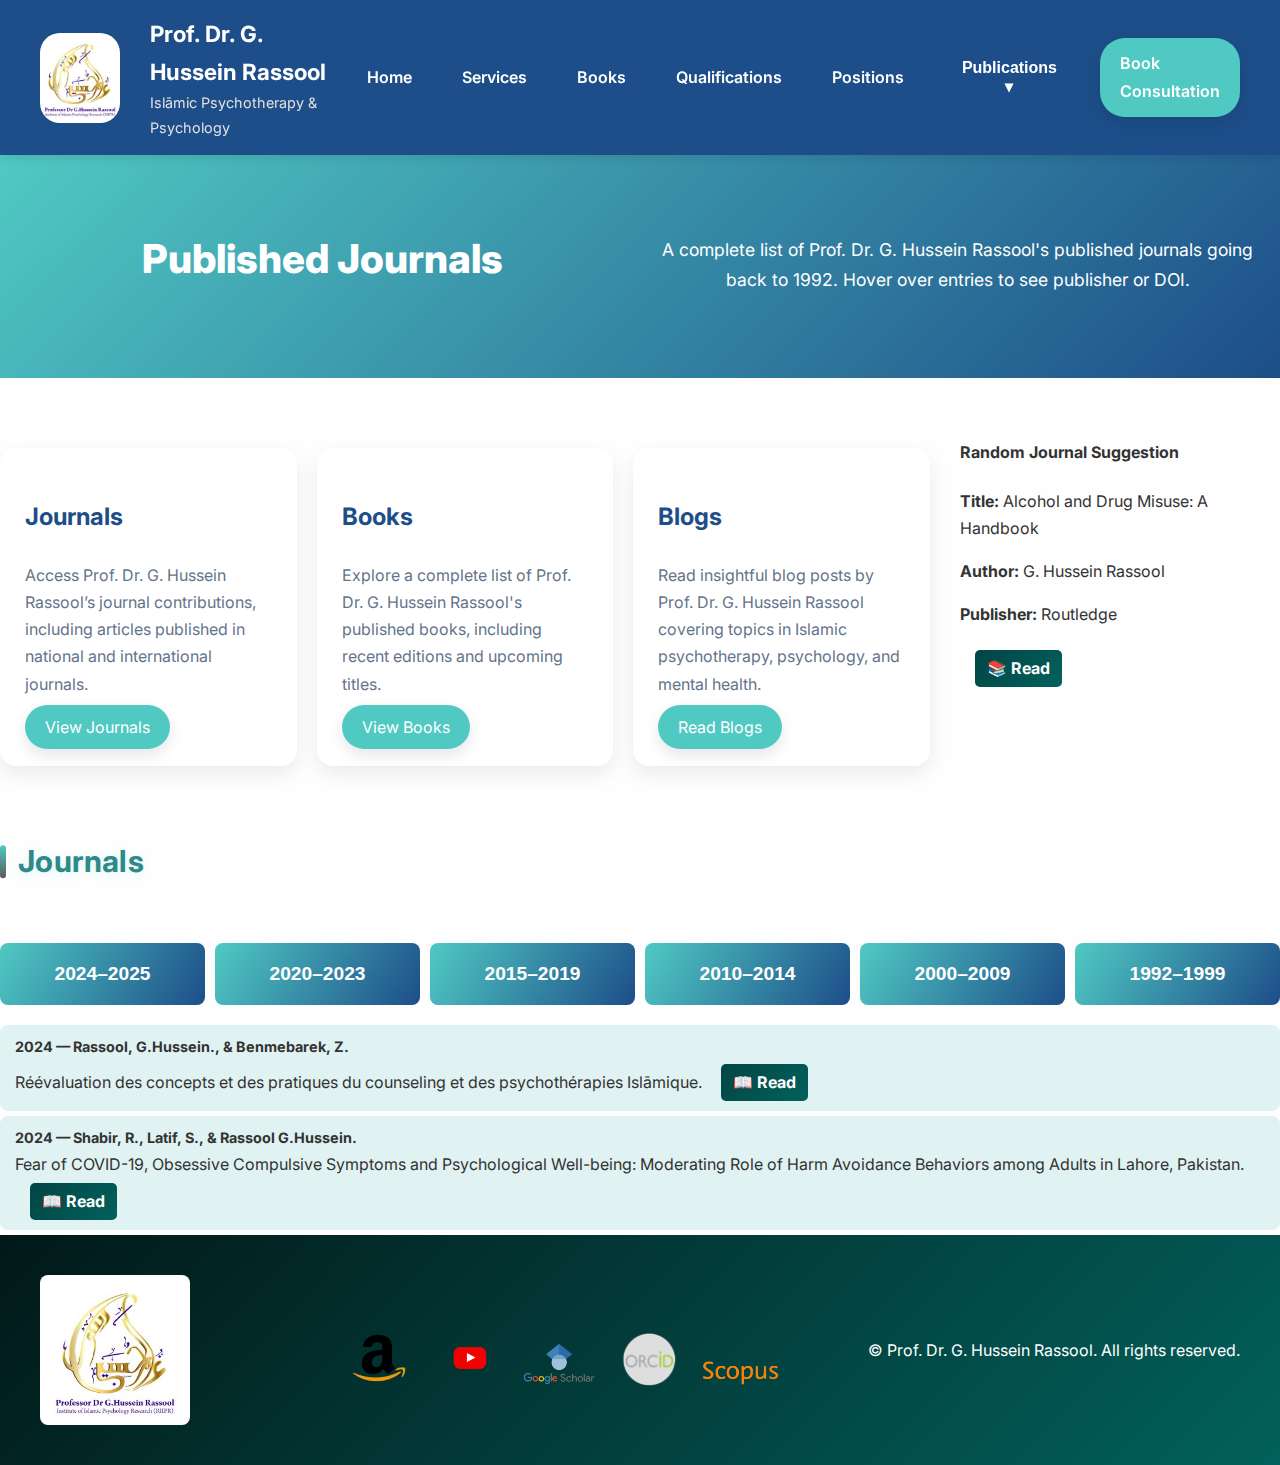
<file: journal.html>
<!doctype html>
<html lang="en">
<head>
  <meta charset="utf-8" />
  <title>Academic & Professional Qualifications | Prof. Dr. G. Hussein Rassool</title>
  <meta name="viewport" content="width=device-width,initial-scale=1" />
  <link href="https://fonts.googleapis.com/css2?family=Inter:wght@300;400;500;600;700&display=swap" rel="stylesheet">
  <link rel="stylesheet" href="style.css" />
</head>
<body>
  <div class="body-grid">

    <!-- Header -->
    <div class="header-wrap">
      <div class="container topbar">
        <a class="brand" href="index.html">
           <div class="logo-mark">
          <img src="images/citations.jpeg" alt="Logo" class="logo-img" />
        </div>
          <div class="title">
            <span class="name">Prof. Dr. G. Hussein Rassool</span>
            <span class="sub">Islāmic Psychotherapy &amp; Psychology</span>
          </div>
        </a>

        <nav class="navbar" aria-label="Primary">
  <a href="index.html">Home</a>
  <a href="services.html">Services</a>
  <a href="books.html">Books</a>
  <a href="qualifications.html">Qualifications</a>
  <a href="positions.html">Positions</a>

  <!-- Publications Dropdown -->
  <div class="dropdown">
    <button class="dropbtn" aria-expanded="false">Publications <span class="arrow">▾</span></button>
    <div class="dropdown-content">
      <a href="publications.html">Books</a>
      <a href="journal.html">Journals</a>
      <a href="blogs.html">Blogs</a>
    </div>
  </div>

  <a href="services.html#contactForm" class="cta">Book Consultation</a>
</nav>
      </div>
    </div>

<main class="container">

  <!-- Hero -->
  <section class="hero">
    <h1>Published Journals</h1>
    <p class="lead">
      A complete list of Prof. Dr. G. Hussein Rassool's published journals going back to 1992.
      Hover over entries to see publisher or DOI.
    </p>
  </section>

  <!-- Publications Row -->
  <section class="section reveal publications-row">

    <!-- LEFT: Cards -->
    <div class="cards-grid">
       <div class="card">
        <h3>Journals</h3>
        <p>
          Access Prof. Dr. G. Hussein Rassool’s journal contributions,
          including articles published in national and international journals.
        </p>
        <a href="journal.html#journal" class="btn secondary">View Journals</a>
      </div>


      <div class="card">
        <h3>Books</h3>
        <p>
          Explore a complete list of Prof. Dr. G. Hussein Rassool's published books,
          including recent editions and upcoming titles.
        </p>
        <a href="publications.html#books" class="btn secondary">View Books</a>
      </div>

     
      <div class="card">
        <h3>Blogs</h3>
        <p>
          Read insightful blog posts by Prof. Dr. G. Hussein Rassool covering topics
          in Islamic psychotherapy, psychology, and mental health.
        </p>
        <a href="publications.html#blogs" class="btn secondary">Read Blogs</a>
      </div>
    </div>

    <!-- RIGHT: Featured Book -->
    <aside class="featured-book-wrapper">
      <div class="featured-book random-book">
        <h4>Random Journal Suggestion</h4>
        <p><strong>Title:</strong> Alcohol and Drug Misuse: A Handbook</p>
        <p><strong>Author:</strong> G. Hussein Rassool</p>
        <p><strong>Publisher:</strong> Routledge</p>
        <a class="read-link" href="https://google.com" target="_blank">📚 Read</a>
      </div>
    </aside>

  </section>

</main>









    <section class="books-section">
  <h2 class="pub-title" id = "journal">Journals</h2>

  <!-- Horizontal Year Range Buttons -->
  <div class="year-buttons">
    <button class="year-btn" data-range="2024-2026">2024–2025</button>
    <button class="year-btn" data-range="2020-2023">2020–2023</button>
    <button class="year-btn" data-range="2015-2019">2015–2019</button>
    <button class="year-btn" data-range="2010-2014">2010–2014</button>
    <button class="year-btn" data-range="2000-2009">2000–2009</button>
    <button class="year-btn" data-range="1992-1999">1992–1999</button>
  </div>

  <!-- Journals List -->

  <!-- 2024–2026 -->
  <div class="books-group" data-range="2024-2026">

    <!-- 2024 -->
    <div class="book-entry">
      <div class="meta">2024 — Rassool, G.Hussein., & Benmebarek, Z. 
        <span class="doi">Doi:10.13140/RG.2.2.31278.73285</span>
      </div>
      Réévaluation des concepts et des pratiques du counseling et des psychothérapies Islāmique.
      <a class="read-link" href="#" target="_blank">📖 Read</a>
    </div>

    <div class="book-entry">
      <div class="meta">2024 — Shabir, R., Latif, S., & Rassool G.Hussein.
        <span class="doi">Pakistan Journal of Professional Psychology: Research & Practice, 14(2), 34-53</span>
      </div>
      Fear of COVID-19, Obsessive Compulsive Symptoms and Psychological Well-being: Moderating Role of Harm Avoidance Behaviors among Adults in Lahore, Pakistan.
      <a class="read-link" href="#" target="_blank">📖 Read</a>
    </div>

  </div>

  <!-- 2020–2023 -->
  <div class="books-group" data-range="2020-2023">

    <!-- 2023 -->
    <div class="book-entry">
      <div class="meta">2023 — Rassool, G. Hussein., Nawaz, J., Latif, S., & Mudassar, U. 
        <span class="doi">Pakistan Journal of Clinical Psychology, 22(2), 69-79</span>
      </div>
      Development and Psychometric Evaluation of a Scale for Measuring the Conception of Islāmīc Psychology.
      <a class="read-link" href="#" target="_blank">📖 Read</a>
    </div>

    <div class="book-entry">
      <div class="meta">2023 — Owens, Janine; Rassool, G Hussein; Bernstein, Joshua; Latif, Sara; Aboul-Enein, Basil H 
        <span class="doi">Journal of Mental Health, 32(4), 842-862</span>
      </div>
      Interventions using the Qur'an to promote mental health: a systematic scoping review.
      <a class="read-link" href="#" target="_blank">📖 Read</a>
    </div>

    <div class="book-entry">
      <div class="meta">2023 — Rassool, G. Hussein. 
        <span class="doi">Australian Journal of Islāmic Studies, 8(3), 37-54</span>
      </div>
      Critical Reflections on Current Status of Scholarship in Islāmic Psychology – Challenges and Solutions.
      <a class="read-link" href="#" target="_blank">📖 Read</a>
    </div>

    <div class="book-entry">
      <div class="meta">2023 — Ahmad, S.M., Rassool, G.Hussein., & Nawaz, K.
        <span class="doi">Bahria Journal of Professional Psychology, 22(2), 14–26</span>
      </div>
      A National Survey of Islāmic Psychology Content in Psychology Programs in Pakistan.
      <a class="read-link" href="#" target="_blank">📖 Read</a>
    </div>

    <div class="book-entry">
      <div class="meta">2023 — Rassool, G.Hussein., & Iakhin, F.F.
        <span class="doi">Elmira Muratova & Elmira Akhmetova, Muslims of Central Eurasia since the 19th Century, pp. 217-244</span>
      </div>
      Islāmic Psychology in the Commonwealth of Independent States: Current Status, Trends and Prospects.
      <a class="read-link" href="#" target="_blank">📖 Read</a>
    </div>

    <div class="book-entry">
      <div class="meta">2023 — Rassool, G. Hussein., Nawaz, K., Latif, S., & Mudassar, U.
        <span class="doi">Journal of Islāmic International Medical College, 18(2), 121-127, https://doi.org/10.57234/jiimc.june23.633</span>
      </div>
      Depression, anxiety and stress among frontline healthcare workers during COVID-19.
      <a class="read-link" href="#" target="_blank">📖 Read</a>
    </div>

    <div class="book-entry">
      <div class="meta">2023 — Rassool G.Hussein., Khan, W. 
        <span class="doi">Journal of Spirituality in Mental Health, DOI: 10.1080/19349637.2023.2207751</span>
      </div>
      Hope in Islāmic Psychotherapy.
      <a class="read-link" href="#" target="_blank">📖 Read</a>
    </div>

    <div class="book-entry">
      <div class="meta">2023 — Qayyum, H., Latif, S., & Rassool, G. Hussein. 
        <span class="doi">Pakistan Journal of Psychological Research, 38(1), 97-110, https://doi.org/10.33824/PJPR.2023.38.1.07</span>
      </div>
      Anxiety in Online Classes, Learning Style and Student’s Satisfaction Among University Students in Current Pandemic of COVID-19.
      <a class="read-link" href="#" target="_blank">📖 Read</a>
    </div>

    <!-- 2022 -->
    <div class="book-entry">
      <div class="meta">2022 — Rassool G.Hussein., & Iakhin F.F.
        <span class="doi">Minbar. Islāmic Studies, 15(4), 911-940</span>
      </div>
      Islam and Psychology in the Post-Soviet Period: History, Modernity And Prospects.
      <a class="read-link" href="#" target="_blank">📖 Read</a>
    </div>

    <div class="book-entry">
      <div class="meta">2022 — Rassool, G.Hussein., Latif, S., & Nawaz, K. 
        <span class="doi">Bulletin of Education and Research, 44(3), 77-90</span>
      </div>
      Self-Perceived Efficacy of an Online Teaching Workshop on the Confidence Skills in a Sample of Pakistani University Lecturers.
      <a class="read-link" href="#" target="_blank">📖 Read</a>
    </div>

    <div class="book-entry">
      <div class="meta">2022 — Rassool G.Hussein
        <span class="doi">International Journal of Islāmic Psychology, 5(1), 1-5</span>
      </div>
      Critique of Islāmic Liberation Psychology.
      <a class="read-link" href="#" target="_blank">📖 Read</a>
    </div>

    <div class="book-entry">
      <div class="meta">2022 — Rassool G.Hussein & Luqman, M. 
        <span class="doi">International Journal of Islāmic Psychology, 25(2), 114-149, DOI:10.1080/19349637.2022.2068467</span>
      </div>
      Ibn Qayyim al-Jawzīyah’s Islāmic Psychology: Psychological and Spiritual Diseases.
      <a class="read-link" href="#" target="_blank">📖 Read</a>
    </div>

  </div>

  <!-- 2020–2021 -->
  <div class="books-group" data-range="2020-2021">

    <!-- 2021 -->
    <div class="book-entry">
      <div class="meta">2021 — Rassool G.Hussein 
        <span class="doi">International Journal of Islāmic Psychology, 4(1), 26-33</span>
      </div>
      Sins, Tawbah and the Process of Change.
      <a class="read-link" href="#" target="_blank">📖 Read</a>
    </div>

    <div class="book-entry">
      <div class="meta">2021 — Rassool G.Hussein 
        <span class="doi">Islāmic Guidance and Counselling Journal, 4(2)</span>
      </div>
      Re-Examining the Anatomy of Islāmic Psychotherapy and Counselling: Envisioned and Enacted Practices.
      <a class="read-link" href="#" target="_blank">📖 Read</a>
    </div>

    <div class="book-entry">
      <div class="meta">2021 — Rassool G.Hussein
        <span class="doi">Journal of Integrated Sciences, 1, 3</span>
      </div>
      For Indeed, With Hardship [Will Be] Ease: Covid-19 Pandemic- Religious Coping in an Islāmic Context.
      <a class="read-link" href="#" target="_blank">📖 Read</a>
    </div>

    <!-- 2020 -->
    <div class="book-entry">
      <div class="meta">2020 — Rassool, G. Hussein 
        <span class="doi">Islāmic Studies, 59(4), 477-494</span>
      </div>
      Cognitive Restructuring of Psychology: The Case for A Vertical and Horizontal Integrated, Embedded Curriculum Model for Islāmic Psychology.
      <a class="read-link" href="#" target="_blank">📖 Read</a>
    </div>

    <div class="book-entry">
      <div class="meta">2020 — Rassool G.Hussein
        <span class="doi">Journal of Integrated Sciences, vol 1, Issue 2</span>
      </div>
      Editorial. Islamisation of Knowledge: Extinction or Evolution.
      <a class="read-link" href="#" target="_blank">📖 Read</a>
    </div>

  </div>
</section>
<section class="books-section">

  <!-- 2015–2019 -->
  <div class="books-group" data-range="2015-2019">

    <!-- 2019 -->
    <div class="book-entry">
      <div class="meta">2019 — Zunera, R. & Rassool G.Hussein
        <span class="doi">Journal of Integrated Sciences, vol 1, Issue 2</span>
      </div>
      Client-centered therapy: Is it congruent with Islāmic beliefs and practices.
      <a class="read-link" href="#" target="_blank">📖 Read</a>
    </div>

    <div class="book-entry">
      <div class="meta">2019 — Rassool G.Hussein
        <span class="doi">Journal of Integrated Sciences, vol 1, Issue 1</span>
      </div>
      Editorial. Read! In the name of your Lord Who has created, [Surah 96. Al Alaq:1].
      <a class="read-link" href="#" target="_blank">📖 Read</a>
    </div>

    <div class="book-entry">
      <div class="meta">2019 — Rassool G.Hussein, & Morris, H.
        <span class="doi">Journal of Integrated Sciences, vol 1, Issue 1</span>
      </div>
      Should a Muslim Use Complementary Therapies: Halal or Haram?
      <a class="read-link" href="#" target="_blank">📖 Read</a>
    </div>

    <!-- 2018 -->
    <div class="book-entry">
      <div class="meta">2018 — Rassool G.Hussein
        <span class="doi">Journal of Muslim Mental Health, 12(2)</span>
      </div>
      Re-evaluating the Nature, Scope and Objectives of Islāmic Psychology: A Review of Literature.
      <a class="read-link" href="#" target="_blank">📖 Read</a>
    </div>
    <div class="book-entry">
      <div class="meta">2018 — Pereira, S.C.C., Andreto, L.M., Souza, A.I., da Silva Frazão, I., Rassool, G.Hussein &amp; Pillon, S.C. <span class="doi">doi 10.1016/j.apnu.2018.11.005</span></div>
      Knowledge and perceptions of undergraduate nurses towards the use of cocaine (smoked) in a Brazilian context.
      <a class="read-link" href="#" target="_blank">📖 Read</a>
    </div>
    <div class="book-entry">
      <div class="meta">2018 — Nia, H.S., Sharif, S.P., Boyle, C., Yaghoobzadeh, A., Tahmasbi, B., Rassool, G.Hussein, Taebei, M. &amp; Soleimani, M.A. <span class="doi">doi 10.1007/s10943-018-0665-5</span></div>
      The factor structure of the spiritual well‑being scale in veterans experienced chemical weapon exposure.
      <a class="read-link" href="#" target="_blank">📖 Read</a>
    </div>
    <div class="book-entry">
      <div class="meta">2018 — Pillon, S.C., Vedana, K.G.G., Teixeira, J.A., dos Santos, L.A., de Souza, R.M., Diehl, A., Rassool, G.H. &amp; Miasso, A.I. <span class="doi">doi 10.1016/j.apnu.2018.11.005</span></div>
      Depressive symptoms and factors associated with depression and suicidal behavior in substance users in treatment.
      <a class="read-link" href="#" target="_blank">📖 Read</a>
    </div>

    <!-- 2017 -->
    <div class="book-entry">
      <div class="meta">2017 — Rassool G.Hussein
        <span class="doi">British Journal of Guidance & Counselling, 45(3)</span>
      </div>
      Counseling Muslims: What Makes it Different.
      <a class="read-link" href="#" target="_blank">📖 Read</a>
    </div>

    <div class="book-entry">
      <div class="meta">2017 — Rassool G.Hussein
        <span class="doi">Journal of Muslim Mental Health, 11(2)</span>
      </div>
      Islamic Counselling: Current Trends and Issues.
      <a class="read-link" href="#" target="_blank">📖 Read</a>
    </div>
    <div class="book-entry">
      <div class="meta">2017 — Pereira, S.C., Cavalcante, L.M., Marques, L., Souzac, A.A.I., Frazão, I.S., Rassool, G.H. &amp; Pillon, S.C. <span class="doi">doi 10.1016/j.apnu.2017.11.024</span></div>
      Knowledge and perceptions of undergraduate nurses towards the use of cocaine (smoked) in a Brazilian context.
      <a class="read-link" href="#" target="_blank">📖 Read</a>
    </div>
    <div class="book-entry">
      <div class="meta">2017 — Pillon, S.C., Domingos, J.B.C., Jora, N.P., Rosa, M.F.R., Moreira, D.S., Rassool, G.H. &amp; Santos, M.A. <span class="doi">doi 10.1007/s11469-017-9773-8</span></div>
      Health behaviours among users of drugs: in a Brazilian sample.
      <a class="read-link" href="#" target="_blank">📖 Read</a>
    </div>
    

    <!-- 2016 -->
    <div class="book-entry">
      <div class="meta">2016 — Rassool G.Hussein
        <span class="doi">British Journal of Guidance & Counselling, 44(5)</span>
      </div>
      Islam and Psychology: Research and Practice in an Applied Setting.
      <a class="read-link" href="#" target="_blank">📖 Read</a>
    </div>
    <div class="book-entry">
      <div class="meta">2016 — Diehl, A., Rassool, G.H., Santos, M.A., Pillon, S.C. &amp; Laranjeira, R. <span class="doi">doi 10.1080/10826084.2015.1106561</span></div>
      Assessment of sexual dysfunction symptoms in female drug users: standardized vs unstandardized methods.
      <a class="read-link" href="#" target="_blank">📖 Read</a>
    </div>
    <div class="book-entry">
      <div class="meta">2016 — Diehl, A., Pillon, S.C., Santos, M.A., Rassool, G.H. &amp; Laranjeira, R. <span class="doi">doi 10.1080/02791072.2016.1141025</span></div>
      Criminality and sexual behaviours in substance dependents seeking treatment.
      <a class="read-link" href="#" target="_blank">📖 Read</a>
    </div>

    <!-- 2015 -->
    <div class="book-entry">
      <div class="meta">2015 — Rassool G.Hussein
        <span class="doi">Mental Health, Religion & Culture, 18(10)</span>
      </div>
      Integration of Spirituality and Mental Health in Islamic Counselling.
      <a class="read-link" href="#" target="_blank">📖 Read</a>
    </div>
    <div class="book-entry">
      <div class="meta">2015 — Junqueira, M.A.B., Pillon, S.C., Santos, M.A.D. &amp; Rassool, G.H. <span class="doi">doi 10.1097/JAN.0000000000000065</span></div>
      The impact of an educational program in brief interventions for alcohol problems on undergraduate nursing students.
      <a class="read-link" href="#" target="_blank">📖 Read</a>
    </div>
    <div class="book-entry">
      <div class="meta">2015 — Abu‑Ghori, I.K., Bodrick, M.M.E., Hussain, R. &amp; Rassool, G.H. <span class="doi">doi 10.1016/j.iccn.2015.10.002</span></div>
      Nurses’ involvement in end‑of‑life care after a do‑not‑resuscitate decision on general medical units in Saudi Arabia.
      <a class="read-link" href="#" target="_blank">📖 Read</a>
    </div>
    <div class="book-entry">
      <div class="meta">2015 — Rassool, G.Hussein <span class="doi">doi 10.1016/j.apnu.2015.05.009</span></div>
      Cultural competence in counselling the Muslim patient: implications for mental health.
      <a class="read-link" href="#" target="_blank">📖 Read</a>
    </div>
    <div class="book-entry">
      <div class="meta">2015 — De Barros Junqueira, A., Rassool, G.H., Antônio dos Santos, M. &amp; Pillon, S.C. <span class="doi">doi 10.1097/JAN.0000000000000065</span></div>
      The impact of an educational programme in brief interventions for alcohol problems on undergraduate nurses’ knowledge acquisition and attitude change: a Brazilian context.
      <a class="read-link" href="#" target="_blank">📖 Read</a>
    </div>
    <div class="book-entry">
      <div class="meta">2015 — Rassool, G.Hussein <span class="doi">doi 10.1016/j.nurstd.2015.11.045</span></div>
      Cultural competence in nursing Muslim patients.
      <a class="read-link" href="#" target="_blank">📖 Read</a>
    </div>
    <div class="book-entry">
      <div class="meta">2015 — Diehl, A., Vieira, Pillon, S.C., Antônio dos Santos, M., Rassool, G.Hussein &amp; Laranjeira, R. <span class="doi">doi 10.1080/19358633.2015.1018226</span></div>
      Sexual dysfunction and sexual behaviors in a sample of Brazilian male substance misusers.
      <a class="read-link" href="#" target="_blank">📖 Read</a>
    </div>
    <div class="book-entry">
      <div class="meta">2015 — Diehl, A., Vieira, D.L., Rassool, G.Hussein, Pillon, S.C. &amp; Laranjeira, R. <span class="doi">doi 10.1016/j.adic.2014.05.002</span></div>
      Sexual risk behaviours in non‑injecting substance‑dependent Brazilian patients.
      <a class="read-link" href="#" target="_blank">📖 Read</a>
    </div>
    <div class="book-entry">
      <div class="meta">2015 — Diehl, A., Vieira, D.L., Rassool, G.Hussein, Pillon, S.C. &amp; Laranjeira, R. <span class="doi">doi 10.4172/2324‑9005.1000120</span></div>
      Sexual behaviours and condom use in a sample of Brazilian crack cocaine smokers.
      <a class="read-link" href="#" target="_blank">📖 Read</a>
    </div>


  </div>
</section>
<section class="books-section">

  <!-- 2010–2014 -->
  <div class="books-group" data-range="2010-2014">

    <!-- 2014 -->
    <div class="book-entry">
      <div class="meta">2014 — Rassool G.Hussein
        <span class="doi">Journal of Muslim Mental Health, 8(1)</span>
      </div>
      Islamic Counselling: Concepts, Practices and Challenges.
      <a class="read-link" href="#" target="_blank">📖 Read</a>
    </div>
    <div class="book-entry">
      <div class="meta">2014 — Rassool, G.Hussein <span class="doi">doi 10.1080/10826084.2014.922437</span></div>
      Substance misuse in older people 1: types of substance misuse and risk factors.
      <a class="read-link" href="#" target="_blank">📖 Read</a>
    </div>
    <div class="book-entry">
      <div class="meta">2014 — Rassool, G.Hussein <span class="doi">doi 10.1080/10826084.2014.922438</span></div>
      Substance misuse in older people 2: identifying and treating substance misuse.
      <a class="read-link" href="#" target="_blank">📖 Read</a>
    </div>

    <!-- 2013 -->
    <div class="book-entry">
      <div class="meta">2013 — Rassool G.Hussein
        <span class="doi">Mental Health, Religion & Culture, 16(9)</span>
      </div>
      Islamic Psychology: Past, Present and Future Directions.
      <a class="read-link" href="#" target="_blank">📖 Read</a>
    </div>
    <div class="book-entry">
      <div class="meta">2013 — Rassool, G.Hussein &amp; Rawaf, S. <span class="doi">doi 10.1016/j.nedt.2008.10.001</span></div>
      Educational intervention of undergraduate nursing students’ intervention confidence skills with alcohol and drug misusers.
      <a class="read-link" href="#" target="_blank">📖 Read</a>
    </div>
    <div class="book-entry">
      <div class="meta">2013 — Rassool, G.Hussein &amp; Rawaf, S. <span class="doi">doi 10.1016/j.nedt.2008.12.006</span></div>
      Predictors of educational outcomes of undergraduate nursing students in alcohol and drug education.
      <a class="read-link" href="#" target="_blank">📖 Read</a>
    </div>
    <div class="book-entry">
      <div class="meta">2013 — Rassool, G.Hussein &amp; Rawaf, S. <span class="doi">doi 10.1016/j.nepr.2008.08.001</span></div>
      The influence of learning‑styles preference of undergraduate nursing students on knowledge acquisition, attitude and intervention confidence skills in substance use education.
      <a class="read-link" href="#" target="_blank">📖 Read</a>
    </div>

    <!-- 2012 -->
    <div class="book-entry">
      <div class="meta">2012 — Rassool G.Hussein
        <span class="doi">Journal of Muslim Mental Health, 6(2)</span>
      </div>
      Religious Coping and Mental Health in an Islamic Context.
      <a class="read-link" href="#" target="_blank">📖 Read</a>
    </div>
     <div class="book-entry">
      <div class="meta">2012 — Oliveira, N., Chianca, T. &amp; Rassool, G.Hussein <span class="doi">doi 10.1016/j.ijct.2008.04.004</span></div>
      The validation of the nursing diagnosis of anxiety by nurses in Brazil.
      <a class="read-link" href="#" target="_blank">📖 Read</a>
    </div>

    <!-- 2011 -->
    <div class="book-entry">
      <div class="meta">2011 — Rassool G.Hussein
        <span class="doi">Mental Health, Religion & Culture, 14(8)</span>
      </div>
      Counseling Muslims: Cultural and Religious Considerations.
      <a class="read-link" href="#" target="_blank">📖 Read</a>
    </div>
     <div class="book-entry">
      <div class="meta">2011 — Rassool, G.Hussein <span class="doi">doi 10.1080/10826084.2008.967850</span></div>
      Addiction: future directions & responding to the challenges.
      <a class="read-link" href="#" target="_blank">📖 Read</a>
    </div>

    <!-- 2010 -->
    <div class="book-entry">
      <div class="meta">2010 — Rassool G.Hussein
        <span class="doi">Journal of Muslim Mental Health, 4(1)</span>
      </div>
      Approaches to Mental Health Care in Islamic Societies.
      <a class="read-link" href="#" target="_blank">📖 Read</a>
    </div>
    <div class="book-entry">
      <div class="meta">2010 — Rassool, G.Hussein &amp; Oyefeso, A. <span class="doi">doi 10.1016/j.nedt.2006.09.004</span></div>
      Predictors of course satisfaction and perceived course impact of addiction nurses undertaking a postgraduate diploma in addictive behaviour.
      <a class="read-link" href="#" target="_blank">📖 Read</a>
    </div>
    <div class="book-entry">
      <div class="meta">2010 — Rassool, G.Hussein &amp; Rawaf, S. <span class="doi">doi 10.1016/j.nursstd.2006.04.001</span></div>
      Learning‑styles preferences of undergraduate nursing students: an exploratory study.
      <a class="read-link" href="#" target="_blank">📖 Read</a>
    </div>
  </div>

  </div>
</section>
<section class="books-section">

  <!-- 2000–2009 -->
  <div class="books-group" data-range="2000-2009">

    <!-- 2009 -->
    <div class="book-entry">
      <div class="meta">2009 — Rassool G.Hussein
        <span class="doi">Journal of Muslim Mental Health, 3(2)</span>
      </div>
      Integrating Islamic Principles in Psychotherapy.
      <a class="read-link" href="#" target="_blank">📖 Read</a>
    </div>
    <div class="book-entry">
      <div class="meta">2009 — Rassool, G.Hussein <span class="doi">doi 10.1080/10826084.2006.967842</span></div>
      The educational experiences and previous orientation of undergraduate nursing students in alcohol and drug: the English context.
      <a class="read-link" href="#" target="_blank">📖 Read</a>
    </div>
    <div class="book-entry">
      <div class="meta">2009 — Rassool, G.Hussein &amp; Villar‑Luis, M. <span class="doi">doi 10.1016/j.nurstd.2006.07.002</span></div>
      Co‑morbidity: psychiatric disorders and substance misuse in a psychiatric emergency unit in Brazil – an exploratory study.
      <a class="read-link" href="#" target="_blank">📖 Read</a>
    </div>

    <!-- 2008 -->
    <div class="book-entry">
      <div class="meta">2008 — Rassool G.Hussein
        <span class="doi">Journal of Muslim Mental Health, 2(1)</span>
      </div>
      Islamic Counselling in Clinical Practice: Theory and Application.
      <a class="read-link" href="#" target="_blank">📖 Read</a>
    </div>
    <div class="book-entry">
      <div class="meta">2008 — Rassool, G.Hussein &amp; Villar‑Luis, M. <span class="doi">doi 10.1016/j.inr.2005.10.004</span></div>
      Substance abuse in Latin‑American countries: priorities, challenges & actions.
      <a class="read-link" href="#" target="_blank">📖 Read</a>
    </div>

    <!-- 2007 -->
    <div class="book-entry">
      <div class="meta">2007 — Rassool G.Hussein
        <span class="doi">Mental Health, Religion & Culture, 10(7)</span>
      </div>
      Challenges in Providing Mental Health Services to Muslim Communities.
      <a class="read-link" href="#" target="_blank">📖 Read</a>
    </div>
    <div class="book-entry">
      <div class="meta">2007 — Rassool, G.Hussein <span class="doi">doi 10.1016/j.nurstd.2004.09.001</span></div>
      Rational suicide — commentary: an Islamic perspective.
      <a class="read-link" href="#" target="_blank">📖 Read</a>
    </div>
    <div class="book-entry">
      <div class="meta">2007 — Rassool, G.Hussein <span class="doi">doi 10.1016/j.nursstd.2004.11.002</span></div>
      Curriculum model, course development & evaluation of substance‑misuse education for health‑care professionals.
      <a class="read-link" href="#" target="_blank">📖 Read</a>
    </div>
    <div class="book-entry">
      <div class="meta">2007 — Rassool, G.Hussein &amp; Villar‑Luis, M. <span class="doi">doi 10.1111/j.1471‑0528.2004.00395.x</span></div>
      Tackling drug and alcohol misuse in Brazil: priorities and challenges for nurses.
      <a class="read-link" href="#" target="_blank">📖 Read</a>
    </div>


    <!-- 2006 -->
    <div class="book-entry">
      <div class="meta">2006 — Rassool G.Hussein
        <span class="doi">Journal of Muslim Mental Health, 1(2)</span>
      </div>
      Developing Islamic Counselling Models for Contemporary Practice.
      <a class="read-link" href="#" target="_blank">📖 Read</a>
    </div>
    <div class="book-entry">
      <div class="meta">2006 — Rassool, G.Hussein &amp; Villar‑Luis, M. <span class="doi">doi 10.1111/j.1471‑0528.2004.00395.x</span></div>
      INR authors speak out: nurses tackle drug and alcohol misuse in Brazil.
      <a class="read-link" href="#" target="_blank">📖 Read</a>
    </div>
    <div class="book-entry">
      <div class="meta">2006 — Rassool, G.Hussein &amp; Villar‑Luis, M. <span class="doi">doi 10.1080/0963823032000192213</span></div>
      Substance abuse in psychiatric emergency departments in Brazil: potential for recognition and minimal interventions.
      <a class="read-link" href="#" target="_blank">📖 Read</a>
    </div>

    <!-- 2005 -->
    <div class="book-entry">
      <div class="meta">2005 — Rassool G.Hussein
        <span class="doi">Journal of Muslim Mental Health, 1(1)</span>
      </div>
      Mental Health Education in Islamic Contexts: A Review.
      <a class="read-link" href="#" target="_blank">📖 Read</a>
    </div>
    <div class="book-entry">
      <div class="meta">2005 — Pillon, S.C., Ramos, L.H., Luis, M.A.V. &amp; Rassool, G.H. <span class="doi">doi 10.1016/j.nursstd.2004.12.002</span></div>
      Nursing students’ perception of the curricula content on drug and alcohol education in Brazil: an exploratory study.
      <a class="read-link" href="#" target="_blank">📖 Read</a>
    </div>
    <div class="book-entry">
      <div class="meta">2005 — Villar‑Luis, M. &amp; Rassool, G.H. <span class="doi">doi 10.1111/j.1471‑0528.2004.00395.x</span></div>
      Substance abuse in Latin‑American countries: priorities, challenges & actions.
      <a class="read-link" href="#" target="_blank">📖 Read</a>
    </div>
    <div class="book-entry">
      <div class="meta">2005 — Rassool, G.Hussein <span class="doi">doi 10.1080/10826084.2004.967839</span></div>
      Prescribing for change — prescribing role for addiction nurses: perspectives from the United Kingdom.
      <a class="read-link" href="#" target="_blank">📖 Read</a>
    </div>


    <!-- 2004 -->
    <div class="book-entry">
      <div class="meta">2004 — Rassool G.Hussein
        <span class="doi">Journal of Muslim Mental Health, 2(2)</span>
      </div>
      Islamic Approaches to Counselling and Psychotherapy.
      <a class="read-link" href="#" target="_blank">📖 Read</a>
    </div>

    <div class="book-entry">
      <div class="meta">2004 — Rassool G.Hussein
        <span class="doi">Journal of Muslim Mental Health, 2(1)</span>
      </div>
      Training Mental Health Professionals in Islamic Contexts.
      <a class="read-link" href="#" target="_blank">📖 Read</a>
    </div>
    <div class="book-entry">
      <div class="meta">2004 — Wan, S. &amp; Rassool, G.Hussein <span class="doi">doi 10.1016/j.nurstd.2003.08.004</span></div>
      Silent voices: women and substance abuse in Hong Kong — right access to services?
      <a class="read-link" href="#" target="_blank">📖 Read</a>
    </div>
    <div class="book-entry">
      <div class="meta">2004 — Rassool, G.Hussein &amp; Winnington, J. <span class="doi">doi 10.1111/j.1471‑0528.2003.00392.x</span></div>
      Adolescents and alcohol misuse.
      <a class="read-link" href="#" target="_blank">📖 Read</a>
    </div>

    <!-- 2003 -->
    <div class="book-entry">
      <div class="meta">2003 — Rassool G.Hussein
        <span class="doi">Journal of Muslim Mental Health, 1(2)</span>
      </div>
      Ethical Considerations in Islamic Counselling.
      <a class="read-link" href="#" target="_blank">📖 Read</a>
    </div>

    <div class="book-entry">
      <div class="meta">2003 — Rassool G.Hussein
        <span class="doi">Journal of Muslim Mental Health, 1(1)</span>
      </div>
      The Role of Spirituality in Mental Health Care.
      <a class="read-link" href="#" target="_blank">📖 Read</a>
    </div>
    <div class="book-entry">
      <div class="meta">2003 — Farmer, R., Clancy, C., Oyefeso, N. &amp; Rassool, G.Hussein <span class="doi">doi 10.1016/j.drugpol.2001.09.003</span></div>
      Stress and work with substance misusers: the development and cross‑validation of a new instrument to measure staff stress.
      <a class="read-link" href="#" target="_blank">📖 Read</a>
    </div>
    <div class="book-entry">
      <div class="meta">2003 — Rassool, G.Hussein <span class="doi">doi 10.1111/j.1365‑2648.2002.03286.x</span></div>
      Substance misuse and mental health: an overview.
      <a class="read-link" href="#" target="_blank">📖 Read</a>
    </div>
    <div class="book-entry">
      <div class="meta">2003 — Naegle, M.A., de Crespigny, C. &amp; Rassool, G.Hussein <span class="doi">doi 10.1016/j.tad.2002.03.005</span></div>
      TINN Copenhagen conference proceedings, Denmark.
      <a class="read-link" href="#" target="_blank">📖 Read</a>
    </div>

    <!-- 2002 -->
    <div class="book-entry">
      <div class="meta">2002 — Rassool G.Hussein
        <span class="doi">Journal of Muslim Mental Health, 1(1)</span>
      </div>
      Early Developments in Islamic Psychology: Theory and Practice.
      <a class="read-link" href="#" target="_blank">📖 Read</a>
    </div>
     <div class="book-entry">
      <div class="meta">2002 — Rassool, G.Hussein (1999) <span class="doi">doi 10.1111/j.1471‑0528.1998.00455.x</span></div>
      Substance use and misuse in nursing: beyond complacency.
      <a class="read-link" href="#" target="_blank">📖 Read</a>
    </div>
    <div class="book-entry">
      <div class="meta">2002 — Rassool, G.Hussein, Oyefeso, N. &amp; Ghodse, A.H. (1999) <span class="doi">doi 10.1016/j.ijpm.1998.05.006</span></div>
      A problem‑oriented model of multi‑disciplinary postgraduate educational programme in addictive behaviour.
      <a class="read-link" href="#" target="_blank">📖 Read</a>
    </div>

    <!-- 2001 -->
    <div class="book-entry">
      <div class="meta">2001 — Rassool G.Hussein
        <span class="doi">Journal of Muslim Mental Health, 1(1)</span>
      </div>
      Foundations of Islamic Counselling: A Conceptual Overview.
      <a class="read-link" href="#" target="_blank">📖 Read</a>
    </div>

    <!-- 2000 -->
    <div class="book-entry">
      <div class="meta">2000 — Rassool G.Hussein
        <span class="doi">Journal of Muslim Mental Health, 1(1)</span>
      </div>
      Integrating Islamic Principles into Mental Health Education.
      <a class="read-link" href="#" target="_blank">📖 Read</a>
    </div>

  </div>
</section>
<section class="books-section" data-range="1992-1999">

<section class="books-section">

  <!-- 1992–1999 -->
  <div class="books-group" data-range="1992-1999">

    <!-- 1999 -->
    <div class="book-entry">
      <div class="meta">1999 — Rassool G.Hussein
        <span class="doi">Journal of Addictions Nursing, 11(2), 57–62</span>
      </div>
      Nursing education in substance misuse: Lessons learned and future directions.
      <a class="read-link" href="#" target="_blank">📖 Read</a>
    </div>
    <div class="book-entry">
      <div class="meta">1999 — Rassool, G.Hussein (1999) <span class="doi">doi 10.1080/09638239900000044</span></div>
      Addiction nursing: a community oriented approach.
      <a class="read-link" href="#" target="_blank">📖 Read</a>
    </div>

    <!-- 1998 -->
    <div class="book-entry">
      <div class="meta">1998 — Rassool G.Hussein
        <span class="doi">International Journal of Nursing Studies, 35(5), 251–258</span>
      </div>
      Substance misuse in primary care: Implications for nursing and health education.
      <a class="read-link" href="#" target="_blank">📖 Read</a>
    </div>
    <div class="book-entry">
      <div class="meta">1998 — Priestley, J., Rassool, G.Hussein, Saffer, D. &amp; Ghodse, A.H. <span class="doi">doi 10.1080/09638239808545787</span></div>
      Psychodynamic psychotherapy and counselling: what contributions can it make to the treatment of addiction?
      <a class="read-link" href="#" target="_blank">📖 Read</a>
    </div>
    <div class="book-entry">
      <div class="meta">1998 — Gafoor, M. &amp; Rassool, G.Hussein <span class="doi">doi 10.1111/j.1365‑2648.1998.01015.x</span></div>
      The co‑existence of psychiatric disorders and substance misuse: working with dual‑diagnosis patients.
      <a class="read-link" href="#" target="_blank">📖 Read</a>
    </div>

    <!-- 1997 -->
    <div class="book-entry">
      <div class="meta">1997 — Rassool G.Hussein
        <span class="doi">Journal of Addictions Nursing, 10(3), 101–107</span>
      </div>
      Substance misuse in minority ethnic groups: Nursing considerations and challenges.
      <a class="read-link" href="#" target="_blank">📖 Read</a>
    </div>
    <div class="book-entry">
      <div class="meta">1997 — Rassool, G.Hussein <span class="doi">doi 10.1111/j.1365‑2648.1996.00134.x</span></div>
      Addiction nursing: the relevance and appropriateness of nursing diagnosis in the United Kingdom context.
      <a class="read-link" href="#" target="_blank">📖 Read</a>
    </div>


    <!-- 1996 -->
    <div class="book-entry">
      <div class="meta">1996 — Rassool G.Hussein
        <span class="doi">Nursing Times, 92(14), 35–39</span>
      </div>
      Alcohol and drug misuse: An overview for nurses.
      <a class="read-link" href="#" target="_blank">📖 Read</a>
    </div>
    <div class="book-entry">
      <div class="meta">1996 — Rassool, G.Hussein &amp; Ghodse, A.H. <span class="doi">doi 10.1111/j.1365‑2648.1995.00132.x</span></div>
      Postgraduate qualification in addictive behaviour: national &amp; international perspectives.
      <a class="read-link" href="#" target="_blank">📖 Read</a>
    </div>
    <div class="book-entry">
      <div class="meta">1996 — Rassool, G.Hussein <span class="doi">doi 10.1111/j.1365‑2648.1995.00131.x</span></div>
      Editorial: addiction nursing and substance misuse: a slow response to partial accommodation.
      <a class="read-link" href="#" target="_blank">📖 Read</a>
    </div>
    <div class="book-entry">
      <div class="meta">1996 — Rassool, G.Hussein <span class="doi">doi 10.1080/09638249508672784</span></div>
      Substance misuse education and training: a European challenge — part 1.
      <a class="read-link" href="#" target="_blank">📖 Read</a>
    </div>

    <!-- 1995 -->
    <div class="book-entry">
      <div class="meta">1995 — Rassool G.Hussein
        <span class="doi">Journal of Advanced Nursing, 22(4), 703–709</span>
      </div>
      Substance abuse education in nursing curricula: Developing effective learning strategies.
      <a class="read-link" href="#" target="_blank">📖 Read</a>
    </div>
     <div class="book-entry">
      <div class="meta">1995 — Rassool, G.Hussein <span class="doi">doi 10.1111/j.1365‑2648.1994.00130.x</span></div>
      Editorial: the health status and health care of ethnocultural minorities in the United Kingdom: an agenda for action.
      <a class="read-link" href="#" target="_blank">📖 Read</a>
    </div>

    <!-- 1994 -->
    <div class="book-entry">
      <div class="meta">1994 — Rassool G.Hussein
        <span class="doi">Nursing Standard, 8(33), 35–38</span>
      </div>
      Nurses’ attitudes and approaches to patients with substance misuse.
      <a class="read-link" href="#" target="_blank">📖 Read</a>
    </div>
    <div class="book-entry">
      <div class="meta">1994 — Rassool, G.Hussein <span class="doi">doi 10.1111/j.1471‑0528.1993.00507.x</span></div>
      A multi‑professional course in substance misuse.
      <a class="read-link" href="#" target="_blank">📖 Read</a>
    </div>
    <div class="book-entry">
      <div class="meta">1994 — Rassool, G.Hussein, Oyefeso, A. &amp; Ghodse, A.H. <span class="doi">doi 10.1111/j.1365‑2648.1993.00128.x</span></div>
      Postgraduate studies for specialist workers in substance misuse.
      <a class="read-link" href="#" target="_blank">📖 Read</a>
    </div>

    <!-- 1993 -->
    <div class="book-entry">
      <div class="meta">1993 — Rassool G.Hussein
        <span class="doi">Journal of Advanced Nursing, 18(3), 514–520</span>
      </div>
      Substance misuse in nursing practice: Challenges and strategies for education.
      <a class="read-link" href="#" target="_blank">📖 Read</a>
    </div>
     <div class="book-entry">
      <div class="meta">1993 — Rassool, G.Hussein <span class="doi">doi 10.1111/j.1471‑0528.1992.00423.x</span></div>
      Adolescents and street drugs: issues for community nurses.
      <a class="read-link" href="#" target="_blank">📖 Read</a>
    </div>
    <div class="book-entry">
      <div class="meta">1993 — Rassool, G.Hussein &amp; Winnington, J. <span class="doi">doi 10.1111/j.1471‑0528.1992.00422.x</span></div>
      Using psychoactive substances.
      <a class="read-link" href="#" target="_blank">📖 Read</a>
    </div>
    <div class="book-entry">
      <div class="meta">1993 — Rassool, G.Hussein <span class="doi">doi 10.1111/j.1365‑2648.1992.00127.x</span></div>
      Substance misuse: responding to the challenge.
      <a class="read-link" href="#" target="_blank">📖 Read</a>
    </div>
    <div class="book-entry">
      <div class="meta">1993 — Rassool, G.Hussein <span class="doi">doi 10.1111/j.1471‑0528.1992.00126.x</span></div>
      Prime movers.
      <a class="read-link" href="#" target="_blank">📖 Read</a>
    </div>
    <div class="book-entry">
      <div class="meta">1993 — Rassool, G.Hussein &amp; Oyefeso, N. <span class="doi">doi 10.1111/j.1471‑0528.1992.00125.x</span></div>
      Substance misuse in health studies curriculum: a case for nursing education.
      <a class="read-link" href="#" target="_blank">📖 Read</a>
    </div>

    <!-- 1992 -->
    <div class="book-entry">
      <div class="meta">1992 — Rassool G.Hussein
        <span class="doi">Nursing Times, 88(20), 29–32</span>
      </div>
      An overview of substance misuse in nursing: Implications for practice and education.
      <a class="read-link" href="#" target="_blank">📖 Read</a>
    </div>
    <div class="book-entry">
      <div class="meta">1992 — Johns, A. &amp; Rassool, G.Hussein <span class="doi">doi 10.1016/0742‑0489(92)90048‑6</span></div>
      A response to drug training in the United Kingdom.
      <a class="read-link" href="#" target="_blank">📖 Read</a>
    </div>

  </div>

</section>


  


    </main>

  <footer class="site-footer">
  <div class="container footer-inner">
    <!-- Footer Logo -->
    <div class="footer-logo">
      <img src="images/citations.jpeg" alt="Footer Image" class="footer-logo-img" />
    </div>

    <!-- Footer Links -->
    <div class="footer-links">
      <ul class="social-icons">
        <li>
          <a href="https://www.amazon.co.uk/G.-Hussein-Rassool/e/B001HP3XJC" target="_blank" title="Amazon">
            <img src="images/amazon.png" alt="Amazon" class="social-icons" />
          </a>
        </li>
        <li>
          <a href="https://www.youtube.com/channel/UCB50SzZZYLeP9qwT6f4QHkQ" target="_blank" title="Youtube">
            <img src="images/youtube.png" alt="Amazon" class="social-icons" />
          </a>
        </li>
        <li>
          <a href="https://scholar.google.com/citations?hl=en&user=zxcsvHYAAAAJ" target="_blank" title="Google Scholar">
            <img src="images/scholar.png" alt="Google Scholar" class="social-icons" />
          </a>
        </li>
        <li>
          <a href="https://orcid.org/0000-0002-1584-7381" target="_blank" title="ORCID">
            <img src="images/orcid.png" alt="ORCID" class="social-icons"/>
          </a>
        </li>
        <li>
          <a href="https://www.scopus.com/authid/detail.uri?authorId=7004301839" target="_blank" title="Scopus">
            <img src="images/Scopus.png" alt="Scopus" class="social-icons"/>
          </a>
        </li>
      </ul>
    </div>

    <!-- Footer Text -->
    <div class="footer-text">
      &copy; <span id="yearHome"></span> Prof. Dr. G. Hussein Rassool. All rights reserved.
    </div>
  </div>
</footer>


  </div> <!-- body-grid -->

<script>
  // Year filter buttons (if present)
  const yearBtns = document.querySelectorAll('.year-btn');
  const booksGroups = document.querySelectorAll('.books-group');

  yearBtns.forEach(btn => {
    btn.addEventListener('click', () => {
      const range = btn.dataset.range;

      yearBtns.forEach(b => b.classList.remove('active'));
      btn.classList.add('active');

      booksGroups.forEach(group => {
        group.style.display = group.dataset.range === range ? 'block' : 'none';
      });
    });
  });

  // Initialize: show first range
  booksGroups.forEach((group, i) => {
    group.style.display = i === 0 ? 'block' : 'none';
  });


  

  document.addEventListener('DOMContentLoaded', () => {
  const dropdowns = document.querySelectorAll('.dropdown');

  dropdowns.forEach(drop => {
    const content = drop.querySelector('.dropdown-content');
    if (!content) return;

    // Track if mouse is over dropdown or content
    let isHovered = false;

    drop.addEventListener('mouseenter', () => {
      isHovered = true;
      content.classList.add('open');
    });

    drop.addEventListener('mouseleave', () => {
      isHovered = false;
      // Delay to allow moving into content
      setTimeout(() => {
        if (!isHovered) content.classList.remove('open');
      }, 100);
    });

    content.addEventListener('mouseenter', () => {
      isHovered = true;
      content.classList.add('open');
    });

    content.addEventListener('mouseleave', () => {
      isHovered = false;
      setTimeout(() => {
        if (!isHovered) content.classList.remove('open');
      }, 100);
    });

    // Click toggle for mobile
    drop.addEventListener('click', (e) => {
      if (e.target.closest('.dropdown-content')) return; // clicking inside doesn't toggle
      content.classList.toggle('open');
    });
  });
});



</script>
  
</body>
</html>
</file>
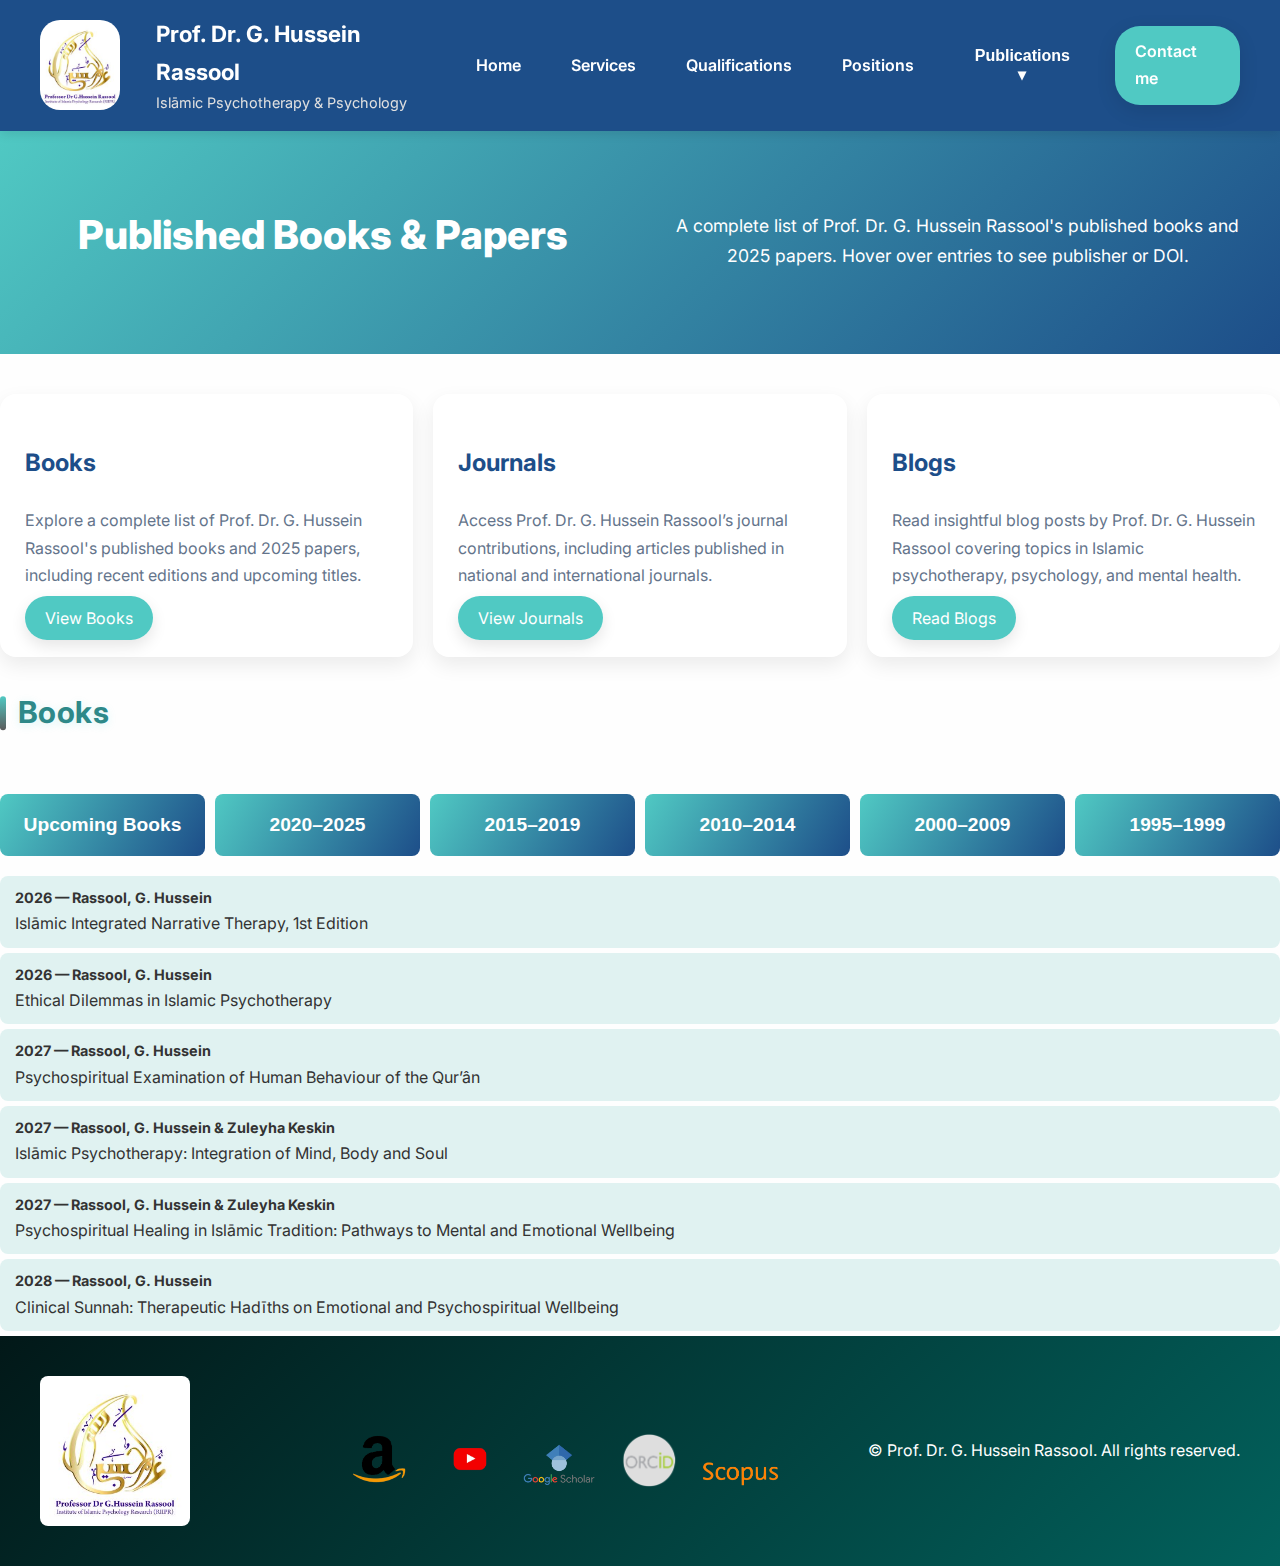
<file: publications.html>
<!doctype html>
<html lang="en">
<head>
  <meta charset="utf-8" />
  <title>Publications | Prof. Dr. G. Hussein Rassool</title>
  <meta name="viewport" content="width=device-width,initial-scale=1" />
  <link href="https://fonts.googleapis.com/css2?family=Inter:wght@300;400;500;600;700&display=swap" rel="stylesheet">
  <link rel="stylesheet" href="style.css" />

</head>
<body>
  <div class="header-wrap">
    <div class="container topbar">
       <div class="logo-mark">
          <img src="images/citations.jpeg" alt="Logo" class="logo-img" />
        </div>
        <div class="title"><span class="name">Prof. Dr. G. Hussein Rassool</span><span class="sub">Islāmic Psychotherapy & Psychology</span></div></a>

<nav class="navbar" aria-label="Primary">
  <a href="index.html">Home</a>
  <a href="services.html">Services</a>
  
  <a href="qualifications.html">Qualifications</a>
  <a href="positions.html">Positions</a>

  <!-- Publications Dropdown -->
  <div class="dropdown">
    <button class="dropbtn" aria-expanded="false">Publications <span class="arrow">▾</span></button>
    <div class="dropdown-content">
      <a href="publications.html">Books</a>
      <a href="journal.html">Journals</a>
      <a href="blogs.html">Blogs</a>
    </div>
  </div>

  <a href="services.html#contactForm" class="cta">Contact me</a>
</nav>

      
    </div>
    <div id="mobile-menu" style="display:none; background:#fff; border-top:1px solid rgba(15,23,42,0.03);">
      <div class="container" style="padding:12px 0; display:flex;flex-direction:column;gap:6px;">
        <a href="index.html">Home</a>
        <a href="services.html">Services</a>
        <a href="books.html">Books</a>
        <a href="qualifications.html">Qualifications</a>
        <a href="positions.html">Positions</a>
        <a href="publications.html" class="active">Publications</a>
      </div>
    </div>
  </div>

  <main class="container">
    <section class="hero">
      <h1>Published Books & Papers</h1>
      <p class="lead">A complete list of Prof. Dr. G. Hussein Rassool's published books and 2025 papers. Hover over entries to see publisher or DOI.</p>
    </section>



       <!-- <div class="featured-books">
     
      <div class="featured-book new-book">
        <h4>New Upcoming Book</h4>
        <p><strong>Title:</strong> Islāmic Future Insights</p>
        <p><strong>Author:</strong> G. Hussein Rassool</p>
        <p><strong>Publisher:</strong> Routledge, 2026</p>
        <a class="read-link" href="https://google.com" target="_blank">📚 Read</a>
      </div>

     
      <div class="featured-book random-book">
        <h4>Random Book Suggestion</h4>
        <p><strong>Title:</strong> Alcohol and Drug Misuse: A Handbook</p>
        <p><strong>Author:</strong> G. Hussein Rassool</p>
        <p><strong>Publisher:</strong> Routledge</p>
        <a class="read-link" href="https://google.com" target="_blank">📚 Read</a>
      </div>
    </div> -->




<section class="section reveal" id = "books">
  <div class="cards-grid">
    <div class="card">
      <h3>Books</h3>
      <p>Explore a complete list of Prof. Dr. G. Hussein Rassool's published books and 2025 papers, including recent editions and upcoming titles.</p>
      <a href="publications.html#books" class="btn secondary">View Books</a>
    </div>

  

    <div class="card">
      <h3>Journals</h3>
      <p>Access Prof. Dr. G. Hussein Rassool’s journal contributions, including articles published in national and international journals.</p>
      <a href="journal.html#journal" class="btn secondary">View Journals</a>
    </div>

    <div class="card">
      <h3>Blogs</h3>
      <p>Read insightful blog posts by Prof. Dr. G. Hussein Rassool covering topics in Islamic psychotherapy, psychology, and mental health.</p>
      <a href="blogs.html#blogs" class="btn secondary">Read Blogs</a>
    </div>
  </div>
</section>



  <section class="books-section">
  <h2 class="pub-title">Books</h2>

  <!-- Horizontal Year Range Buttons -->
  <div class="year-buttons">
    <button class="year-btn" data-range="upcoming">Upcoming Books</button>
    <button class="year-btn" data-range="2020-2025">2020–2025</button>
    <button class="year-btn" data-range="2015-2019">2015–2019</button>
    <button class="year-btn" data-range="2010-2014">2010–2014</button>
    <button class="year-btn" data-range="2000-2009">2000–2009</button>
    <button class="year-btn" data-range="1995-1999">1995–1999</button>
  </div>

  <!-- Books List -->
  <div class="books-list">

    <!-- Upcoming Books -->
    <div class="books-group" data-range="upcoming">
      <div class="book-entry">
        <div class="meta">2026 — Rassool, G. Hussein <span class="doi">Focus Series on Islāmic Psychology & Psychotherapy, Routledge</span></div>
        Islāmic Integrated Narrative Therapy, 1st Edition
      </div>

      <div class="book-entry">
        <div class="meta">2026 — Rassool, G. Hussein <span class="doi">Springer</span></div>
        Ethical Dilemmas in Islamic Psychotherapy
      </div>

      <div class="book-entry">
        <div class="meta">2027 — Rassool, G. Hussein <span class="doi">Springer</span></div>
        Psychospiritual Examination of Human Behaviour of the Qur’ân
      </div>

      <div class="book-entry">
        <div class="meta">2027 — Rassool, G. Hussein & Zuleyha Keskin <span class="doi">Springer</span></div>
        Islāmic Psychotherapy: Integration of Mind, Body and Soul
      </div>

      <div class="book-entry">
        <div class="meta">2027 — Rassool, G. Hussein & Zuleyha Keskin <span class="doi">Routledge</span></div>
        Psychospiritual Healing in Islāmic Tradition: Pathways to Mental and Emotional Wellbeing
      </div>

      <div class="book-entry">
        <div class="meta">2028 — Rassool, G. Hussein <span class="doi">Routledge</span></div>
        Clinical Sunnah: Therapeutic Hadīths on Emotional and Psychospiritual Wellbeing
      </div>
    </div>

    <!-- 2020–2025 -->
<div class="books-group" data-range="2020-2025">
  
  

  <div class="book-entry">
    <div class="meta">2025 — Aboul-Enein, B.H., Rassool, G.Hussein., Benajiba, N., Bernstein, J., & Mo'ez Al-Islam E. Faris <span class="doi">Cambridge University Press</span></div>
    Contemporary Islāmic Perspectives in Public Health
   
  </div>

  <div class="book-entry">
    <div class="meta">2025 — Rassool, G. Hussein <span class="doi">Focus Series on Islāmic Psychology & Psychotherapy, Routledge</span></div>
    Spiritual Integration in Islāmic Psychotherapy: Unveiling the Therapist's Soul
  
  </div>

  <div class="book-entry">
    <div class="meta">2025 — Rassool, G. Hussein <span class="doi">Oxford: Routledge</span></div>
    Islāmic Counselling & Psychotherapy, 2nd Edition
   
  </div>

  <div class="book-entry">
    <div class="meta">2025 — Rassool, G. Hussein <span class="doi">Focus Series on Islāmic Psychology & Psychotherapy, Routledge</span></div>
    Treating Addictive Behaviours from an Islāmic Perspective
   
  </div>

  <div class="book-entry">
    <div class="meta">2024 — Rassool G. Hussein <span class="doi">Springer Nature</span></div>
    Exploring the Intersection of Islāmic Spirituality and Psychotherapy
    
  </div>

  <div class="book-entry">
    <div class="meta">2024 — Latif, J., Dockrat, S., & Rassool, G. Hussein <span class="doi">Focus Series on Islāmic Psychology & Psychotherapy, Routledge</span></div>
    Integrating Spiritual Interventions in Islāmic Psychology: A Practical Guide
    
  </div>

  <div class="book-entry">
    <div class="meta">2024 — Rassool G.Hussein <span class="doi">Routledge, 3rd Edition</span></div>
    Alcohol and Drug Misuse: A Handbook for Students and Health Professionals
    
  </div>
  <div class="book-entry">
    <div class="meta">2023 — Rassool, G. Hussein <span class="doi">Focus Series, Routledge</span></div>
    Integrated Research Methodologies in Islāmic Psychology
   
  </div>

  <div class="book-entry">
    <div class="meta">2023 — Rassool, G. Hussein <span class="doi">Focus Series on Islāmic Psychology & Psychotherapy, Routledge</span></div>
    Advancing Islāmic Psychology Education: Knowledge Integration, Model, and Application, 1st Edition
    
  </div>

  <div class="book-entry">
    <div class="meta">2023 — Rassool, G. Hussein <span class="doi">Routledge</span></div>
    Islāmic Psychology: The Basics
    
  </div>

  <div class="book-entry">
    <div class="meta">2022 — Rassool, G. Hussein & Luckman, M. <span class="doi">Routledge</span></div>
    Foundations of Islāmic Psychology: From Classical Scholars to Contemporary Thinkers
    
  </div>

  <div class="book-entry">
    <div class="meta">2022 — Rassool, G. Hussein <span class="doi">Islāmic Psychology Publication (IIP) & Institute of Islāmic Psychology Research (RIIPR), Amazon/Kindle</span></div>
    Alcohol—The Forbidden Nectar: An Islāmic Perspective
   
  </div>

  <div class="book-entry">
    <div class="meta">2021 — Rassool, G. Hussein <span class="doi">Islāmic Psychology Publication (IIP) & Institute of Islāmic Psychology Research (RIIPR), Amazon/Kindle</span></div>
    Mother of all Evils: Addictive Behaviours from an Islāmic Perspective
   
  </div>

  <div class="book-entry">
    <div class="meta">2021 — Lauloo-Pir, M., & Rassool, G. Hussein <span class="doi">Islāmic Psychology Publication (IIP) & Institute of Islāmic Psychology Research (RIIPR), Amazon/Kindle</span></div>
    The Evil Eye is Real
   
  </div>

  <div class="book-entry">
    <div class="meta">2021 — Rassool, G. Hussein <span class="doi">Routledge</span></div>
    Islāmic Psychology – Ilm An-Nafs: Tradition in Human Behaviour and Experience From an Islāmic Perspective
    
  </div>

  <div class="book-entry">
    <div class="meta">2021 — Rassool, G. Hussein <span class="doi">Islāmic Psychology Publishing (IIP) & IOU Press</span></div>
    The Science of the Soul (Ilm an Nafs): Themes in Islāmic Psychology
   
  </div>

  <div class="book-entry">
    <div class="meta">2021 — Rassool, G. Hussein <span class="doi">London: Islāmic Psychology Publication (IIP) & Institute of Islāmic Psychology Research (RIIPR), Amazon/Kindle</span></div>
    The Science of the Soul (Ilm an Nafs): Themes in Islāmic Psychology
   
  </div>

  <div class="book-entry">
    <div class="meta">2020 — Rassool, G. Hussein <span class="doi">Islāmic Psychology Publication (IIP), Amazon/Kindle</span></div>
    Health and Psychology: An Islāmic Perspective, Volume 1
   
  </div>

  <div class="book-entry">
    <div class="meta">2020 — Rassool, G. Hussein <span class="doi">Islāmic Psychology Publication (IIP), Amazon/Kindle</span></div>
    Health and Psychology: An Islāmic Perspective, Volume 2
    
  </div>

  <div class="book-entry">
    <div class="meta">2020 — Khan, A., Rassool, G. Hussein, Mabud, S., & Ahsan, M. <span class="doi">Cambridge Scholars Ltd.</span></div>
    Sexuality Education from an Islāmic Perspective
    
  </div>
</div>
    <!-- 2015–2019 -->
<div class="books-group" data-range="2015-2019" style="display:none;">
  <div class="book-entry">
    <div class="meta">2019 — Rassool G.Hussein <span class="doi">Routledge</span></div>
    Evil Eye, Jinn Possession, and Mental Health Issues: The Islāmic Perspective
  </div>

  <div class="book-entry">
    <div class="meta">2018 — Rassool G.Hussein <span class="doi">Routledge, 2nd Edition</span></div>
    Alcohol and Drug Misuse: A Handbook for Students and Health Professionals
   
  </div>

  <div class="book-entry">
    <div class="meta">2016 — Rassool G.Hussein <span class="doi">Routledge</span></div>
    Islāmic Counselling: An Introduction to Theory and Practice
   
  </div>

  
</div>

  <!-- 2010–2014 -->
  <div class="books-group" data-range="2010-2014" style="display:none;">

    <div class="book-entry">
      <div class="meta">2014 — Rassool G.Hussein <span class="doi">Palgrave McMillan</span></div>
      Cultural Competence in Caring for Muslim Patients
      
    </div>
    <div class="book-entry">
      <div class="meta">2011 — Rassool G.Hussein <span class="doi">Palgrave McMillan</span></div>
      Addictive Behaviours: Theory & Clinical Practice
      
    </div>

    <div class="book-entry">
      <div class="meta">2010 — Rassool G.Hussein <span class="doi">Wiley-Blackwell</span></div>
      Addiction for Nurses
      
    </div>
  </div>

  <!-- 2000–2009 -->
  <div class="books-group" data-range="2000-2009" style="display:none;">
    <div class="book-entry">
      <div class="meta">2009 — Rassool G.Hussein <span class="doi">Routledge, 1st Edition</span></div>
      Alcohol and Drug Misuse: A Handbook for Students and Health Professionals
      
    </div>

    <div class="book-entry">
      <div class="meta">2006 — Rassool G.Hussein (Ed.) <span class="doi">Blackwell</span></div>
      Dual Diagnosis Nursing
      
    </div>

    <div class="book-entry">
      <div class="meta">2001 — Rassool G.Hussein (Ed.) <span class="doi">Blackwell</span></div>
      Dual Diagnosis: Substance Misuse and Psychiatric Disorders
      
    </div>
  </div>

  <!-- 1995–1999 -->
  <div class="books-group" data-range="1995-1999" style="display:none;">
    <div class="book-entry">
      <div class="meta">1998 — Rassool G.Hussein (Ed.) <span class="doi">Blackwell</span></div>
      Substance Use and Misuse: Nature, Contexts and Clinical Interventions
      
    </div>
  </div>


 

</section>

  









  


   












  
  



  


  

</section>

</section>


  </main>

   <!-- Footer matching index/qual style -->
<footer class="site-footer">
  <div class="container footer-inner">
    <!-- Footer Logo -->
    <div class="footer-logo">
      <img src="images/citations.jpeg" alt="Footer Image" class="footer-logo-img" />
    </div>

    <!-- Footer Links -->
    <div class="footer-links">
      <ul class="social-icons">
        <li>
          <a href="https://www.amazon.co.uk/G.-Hussein-Rassool/e/B001HP3XJC" target="_blank" title="Amazon">
            <img src="images/amazon.png" alt="Amazon" class="social-icons" />
          </a>
        </li>
        <li>
          <a href="https://www.youtube.com/channel/UCB50SzZZYLeP9qwT6f4QHkQ" target="_blank" title="Youtube">
            <img src="images/youtube.png" alt="Amazon" class="social-icons" />
          </a>
        </li>
        <li>
          <a href="https://scholar.google.com/citations?hl=en&user=zxcsvHYAAAAJ" target="_blank" title="Google Scholar">
            <img src="images/scholar.png" alt="Google Scholar" class="social-icons" />
          </a>
        </li>
        <li>
          <a href="https://orcid.org/0000-0002-1584-7381" target="_blank" title="ORCID">
            <img src="images/orcid.png" alt="ORCID" class="social-icons"/>
          </a>
        </li>
        <li>
          <a href="https://www.scopus.com/authid/detail.uri?authorId=7004301839" target="_blank" title="Scopus">
            <img src="images/Scopus.png" alt="Scopus" class="social-icons"/>
          </a>
        </li>
      </ul>
    </div>

    <!-- Footer Text -->
    <div class="footer-text">
      &copy; <span id="yearHome"></span> Prof. Dr. G. Hussein Rassool. All rights reserved.
    </div>
  </div>
</footer>



<script>

 
document.addEventListener('DOMContentLoaded', () => {
  const dropdowns = document.querySelectorAll('.dropdown');

  dropdowns.forEach(drop => {
    const content = drop.querySelector('.dropdown-content');
    if (!content) return;

    // Track if mouse is over dropdown or content
    let isHovered = false;

    drop.addEventListener('mouseenter', () => {
      isHovered = true;
      content.classList.add('open');
    });

    drop.addEventListener('mouseleave', () => {
      isHovered = false;
      // Delay to allow moving into content
      setTimeout(() => {
        if (!isHovered) content.classList.remove('open');
      }, 100);
    });

    content.addEventListener('mouseenter', () => {
      isHovered = true;
      content.classList.add('open');
    });

    content.addEventListener('mouseleave', () => {
      isHovered = false;
      setTimeout(() => {
        if (!isHovered) content.classList.remove('open');
      }, 100);
    });

    // Click toggle for mobile
    drop.addEventListener('click', (e) => {
      if (e.target.closest('.dropdown-content')) return; // clicking inside doesn't toggle
      content.classList.toggle('open');
    });
  });
});

    // Year filter buttons
  const yearBtns = document.querySelectorAll('.year-btn');
  const booksGroups = document.querySelectorAll('.books-group');

  yearBtns.forEach(btn => {
    btn.addEventListener('click', () => {
      const range = btn.dataset.range;

      yearBtns.forEach(b => b.classList.remove('active'));
      btn.classList.add('active');

      booksGroups.forEach(group => {
        group.style.display = group.dataset.range === range ? 'block' : 'none';
      });
    });
  });

  // Initialize: show first range (Upcoming Books)
  booksGroups.forEach((group, i) => {
    group.style.display = i === 0 ? 'block' : 'none';
  });

</script>
</body>
</html>
</file>
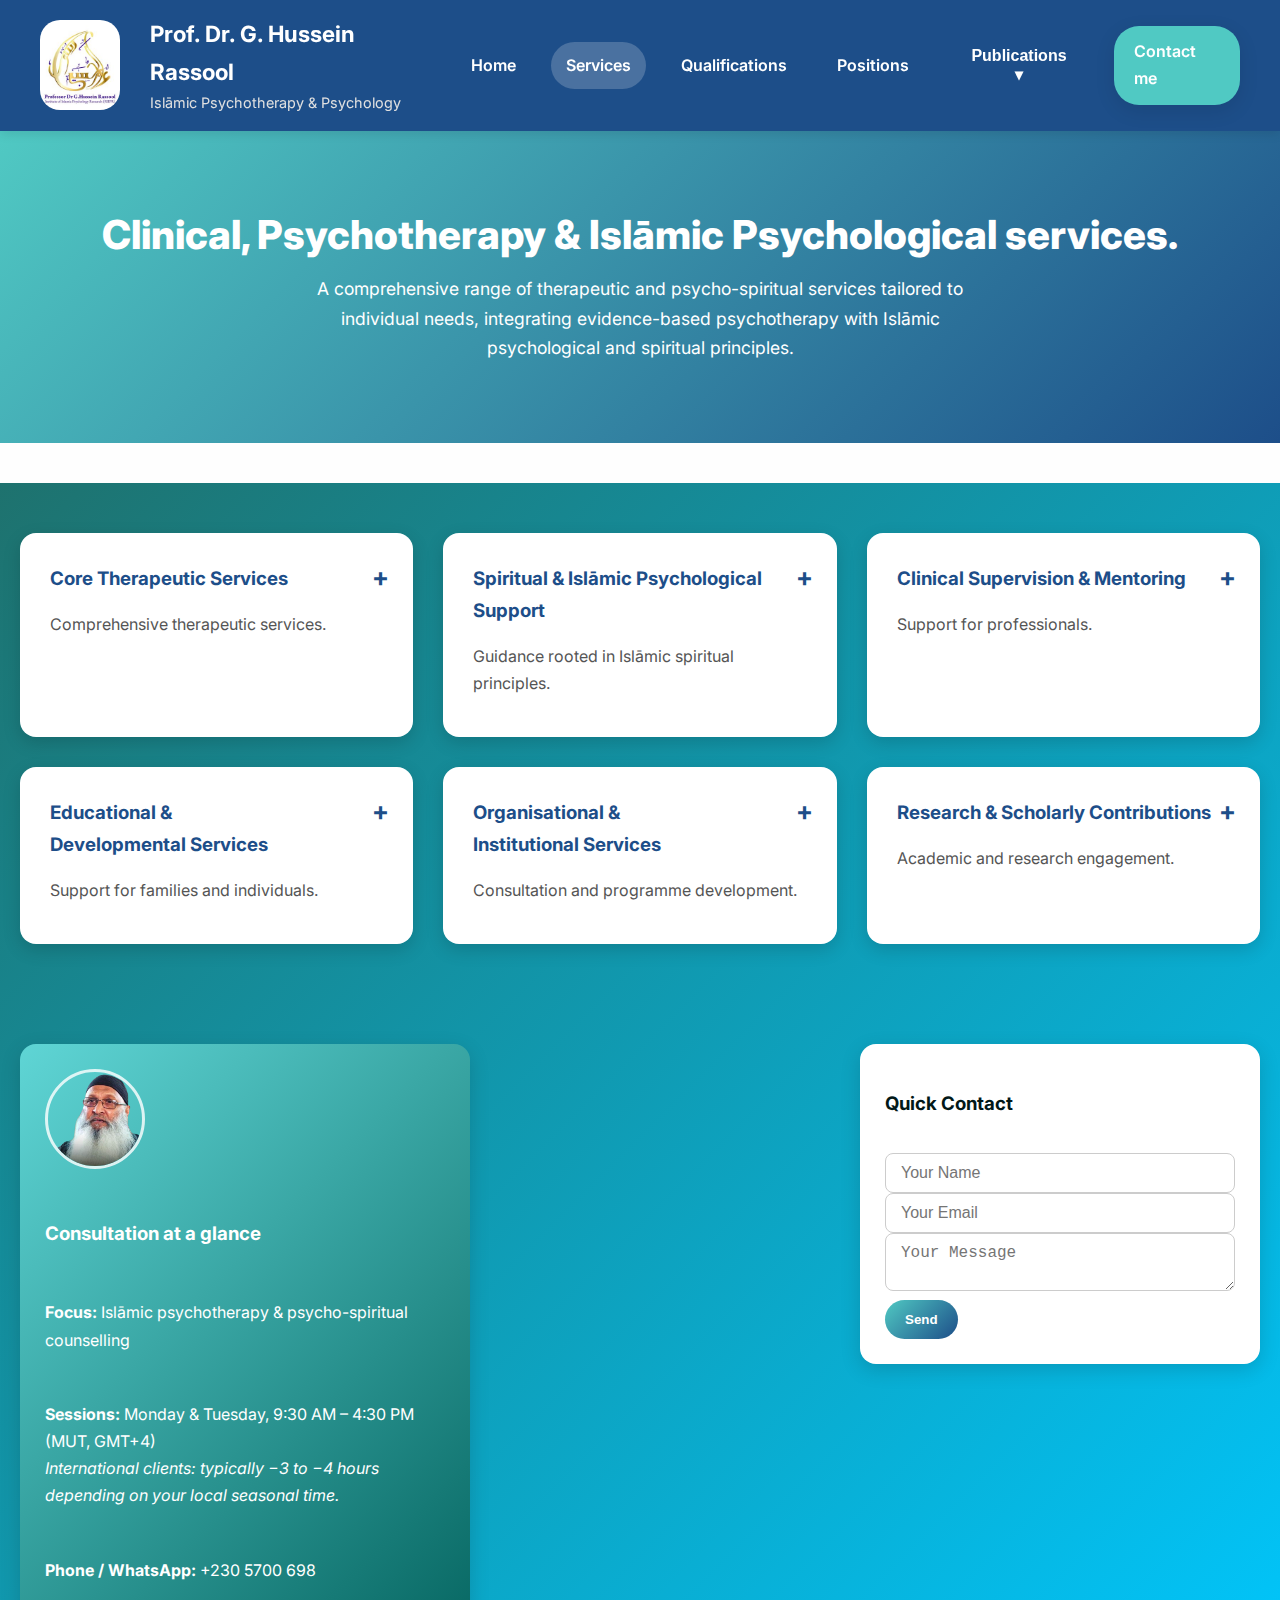
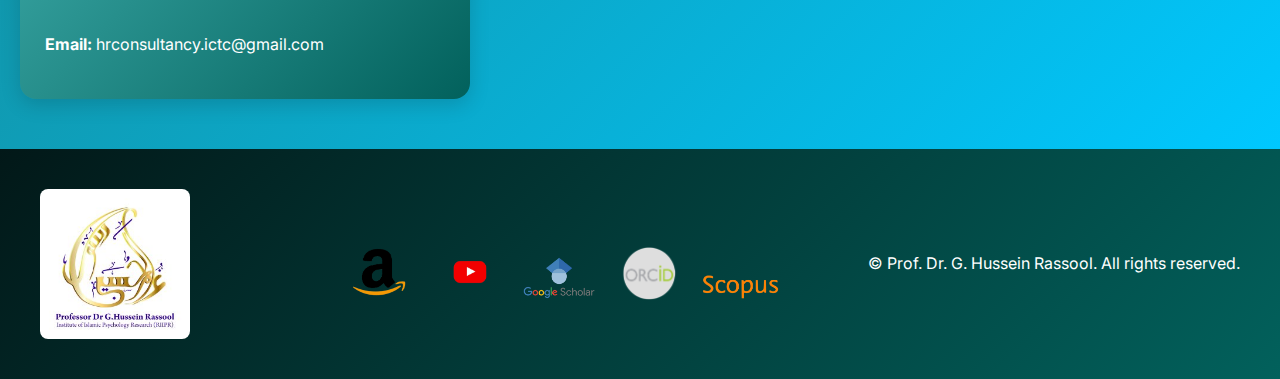
<file: services.html>
<!DOCTYPE html>
<html lang="en">
<head>
  <meta charset="UTF-8" />
  <meta name="viewport" content="width=device-width, initial-scale=1.0" />
  <title>Services | Prof. Dr. G. Hussein Rassool</title>
  <link href="https://fonts.googleapis.com/css2?family=Inter:wght@300;400;500;600;700&display=swap" rel="stylesheet">
  <link rel="stylesheet" href="style.css" />
  <script type="text/javascript" src="https://cdn.emailjs.com/dist/email.min.js"></script>
  <script type="text/javascript">
    (function(){
        emailjs.init("YkgFcqhbkkO9rCNn-"); // replace with your EmailJS public key
    })();
  </script>
</head>
<body>

<header class="header-wrap">
  <div class="container topbar">
    <a class="brand" href="index.html">
      <div class="logo-mark">
        <img src="images/citations.jpeg" alt="Logo" class="logo-img" />
      </div>
      <div class="title">
        <span class="name">Prof. Dr. G. Hussein Rassool</span>
        <span class="sub">Islāmic Psychotherapy &amp; Psychology</span>
      </div>
    </a>

    <nav class="navbar" aria-label="Primary">
  <a href="index.html">Home</a>
  <a href="services.html" class="active">Services</a>
  <a href="qualifications.html">Qualifications</a>
  <a href="positions.html">Positions</a>

  <!-- Publications Dropdown -->
  <div class="dropdown">
    <button class="dropbtn" aria-expanded="false">Publications <span class="arrow">▾</span></button>
    <div class="dropdown-content">
      <a href="publications.html">Books</a>
      <a href="journal.html">Journals</a>
      <a href="blogs.html">Blogs</a>
    </div>
  </div>

  <a href="services.html#contactForm" class="cta">Contact me</a>
</nav>
  </div>
</header>
<section class="hero reveal">
        <div style="grid-column:1/-1;">
          
          <h1>Clinical, Psychotherapy & Islāmic Psychological services.</h1>
          <p class="lead">A comprehensive range of therapeutic and psycho-spiritual services tailored to individual needs, integrating evidence-based psychotherapy with Islāmic psychological and spiritual principles. </p>
        </div>
      </section>


<section class="services-container">
  
  <div class="services-cards-grid">

    <div class="service-card" onclick="toggleService(this)">
      <h3>Core Therapeutic Services</h3>
      <p>Comprehensive therapeutic services.</p>
      <div class="service-dropdown">
        <ul>
          <li>Islāmic Psychotherapy (spiritually integrated therapeutic approaches)</li>
          <li>Individual counselling for emotional, behavioural, and psychological concerns</li>
          <li>Anxiety, stress, and depression management</li>
          <li>Trauma-informed Islāmic counselling</li>
          <li>Addiction counselling (substance, behavioural, digital/online addictions)</li>
          <li>Grief, loss, and bereavement counselling</li>
          <li>Anger management therapy</li>
          <li>Family and marital counselling informed by Islāmic principles</li>
        </ul>
      </div>
    </div>

    <div class="service-card" onclick="toggleService(this)">
      <h3>Spiritual & Islāmic Psychological Support</h3>
      <p>Guidance rooted in Islāmic spiritual principles.</p>
      <div class="service-dropdown">
        <ul>
          <li>Islāmic spiritual counselling and guidance</li>
          <li>Islamic Integrated Narrative Therapy</li>
          <li>Integration of Qur’anic principles in mental health and wellbeing</li>
          <li>Psycho-spiritual assessment and intervention</li>
          <li>Islāmic coping strategies (tawakkul, sabr, muraqabah, muhasabah, etc.)</li>
          <li>Support for spiritual crisis, doubts, and identity struggles</li>
        </ul>
      </div>
    </div>

    <div class="service-card" onclick="toggleService(this)">
      <h3>Clinical Supervision & Mentoring</h3>
      <p>Support for professionals.</p>
      <div class="service-dropdown">
        <ul>
          <li>Clinical supervision</li>
          <li>Professional mentoring</li>
          <li>Supervision for practitioners in Islāmic Psychology and Islāmic Psychotherapy</li>
          <li>Consultation for mental health professionals integrating Islāmic models</li>
          <li>Mentorship for counsellors, psychologists, and Islāmic psychotherapists</li>
          <li>Case consultation for complex psycho-spiritual presentations</li>
        </ul>
      </div>
    </div>

    <div class="service-card" onclick="toggleService(this)">
      <h3>
  Educational &<br>
  Developmental Services
</h3>
      <p>Support for families and individuals.</p>
      <div class="service-dropdown">
        <ul>
          <li>Educational Consultation</li>
          <li>Psycho-education for individuals, couples, and families</li>
          <li>Mental health literacy programmes from an Islāmic perspective</li>
          <li>Parenting counselling and Islāmic family development</li>
          <li>Youth counselling and mentorship</li>
          <li>Educational guidance and wellbeing coaching</li>
          <li>Training & Workshops</li>
          <li>Curriculum Development</li>
          <li>Thesis Support & Supervision</li>

          <!-- Standout programs at the bottom -->
          <!-- <li><strong><em>Diploma in Islamic Psychology and Psychotherapy • BIPCA (starting 2026)</em></strong></li> -->
          <!-- <li><strong><em>MSc in Islamic Psychology and Psychotherapy – Curriculum development • University of Dhaka, Department of Psychology</em></strong> -->
        </ul>
      </div>
    </div>

    <div class="service-card" onclick="toggleService(this)">
      <h3>
  Organisational &<br>
  Institutional Services
</h3>
      <p>Consultation and programme development.</p>
      <div class="service-dropdown">
        <ul>
          <li>Mental health programmes</li>
          <li>Development of Islāmic mental health programmes</li>
          <li>Training workshops for mosques, schools, and community organisations</li>
          <li>Islāmic mental health curriculum development</li>
          <li>Community consultation</li>
          <li>Consultation for clinical services integrating Islāmic Psychology</li>
          <li>First Aid Mental Health/Addiction Services</li>
          <li>Needs assessments and mental health service planning</li>
        </ul>
      </div>
    </div>

    <div class="service-card" onclick="toggleService(this)">
      <h3>Research & Scholarly Contributions</h3>
      <p>Academic and research engagement.</p>
      <div class="service-dropdown">
        <ul>
          <li>Research supervision</li>
          <li>Research supervision in Islāmic Psychology and mental health</li>
          <li>Qualitative and quantitative research design and support</li>
          <li>Development of research projects in Islāmic psychotherapy</li>
          <li>Academic publications</li>
          <li>Academic writing, publications, and presentations on Islāmic Psychology</li>
          <li>Guiding and mentoring in research & Publication</li>
          <li>Thesis Supervisor (PhD)</li>
        </ul>
      </div>
    </div>

  </div>


 <!-- Contact + Form Section -->
<div class="contact-form-section">
  <!-- Contact Info -->
  <div class="services-contact-info-box">
    <div class="contact-profile">
      <img src="images/image1.png" alt="Prof. Dr. G. Hussein Rassool">
    </div>
    <h3>Consultation at a glance</h3>
    <p class="hint"><strong>Focus:</strong> Islāmic psychotherapy & psycho-spiritual counselling</p>
      <p class="hint">
    <strong>Sessions:</strong>
    Monday &amp; Tuesday, 9:30 AM – 4:30 PM (MUT, GMT+4)
    <br>
    <em>International clients: typically −3 to −4 hours depending on your local seasonal time.</em>
  </p>
    <p class="hint"><strong>Phone / WhatsApp:</strong> +230 5700 698</p>
    <p class="hint"><strong>Email:</strong> hrconsultancy.ictc@gmail.com</p>
  </div>

  <!-- Contact Shortcut Form -->
  <div class="contact-form" id="contactForm">
    <h3>Quick Contact</h3>
    <form id="emailForm">
      <input type="text" name="name" placeholder="Your Name" required />
      <input type="email" name="email" placeholder="Your Email" required />
      <textarea name="message" placeholder="Your Message" required></textarea>
      
      <!-- Honeypot (hidden field to trap bots) -->
      <input type="text" name="website" style="display:none" tabindex="-1" autocomplete="off" />

      <!-- Google reCAPTCHA -->
      <div class="g-recaptcha" data-sitekey="6LeAtCosAAAAAA4uoNnYnGy3-eedjr_z7ADCTHdu"></div>

      <button type="submit">Send</button>
    </form>
  </div>
</div>

<script src="https://cdn.emailjs.com/dist/email.min.js"></script>
<script src="https://www.google.com/recaptcha/api.js" async defer></script>
<script>
  // Initialize EmailJS with your public key
  emailjs.init("YkgFcqhbkkO9rCNn-"); 

  const form = document.getElementById('emailForm');
  const cooldownMinutes = 10; // set cooldown duration

  form.addEventListener('submit', function(e) {
    e.preventDefault();

    // 1️⃣ Check cooldown
    const lastSent = localStorage.getItem('lastSent');
    const now = Date.now();
    const cooldown = cooldownMinutes * 60 * 1000;

    if (lastSent && now - lastSent < cooldown) {
      const remaining = Math.ceil((cooldown - (now - lastSent)) / 1000 / 60);
      alert(`Please wait ${remaining} more minute(s) before sending another message.`);
      return;
    }

    // 2️⃣ Honeypot check
    if (this.website.value) {
      console.log("Spam detected via honeypot!");
      return;
    }

    // 3️⃣ reCAPTCHA check
    const recaptcha = grecaptcha.getResponse();
    if (!recaptcha) {
      alert("Please verify that you are not a robot.");
      return;
    }

    // 4️⃣ Send email
    emailjs.sendForm('service_contact', 'template_contact', this)
      .then(function() {
        alert('Message sent successfully!');
        form.reset(); 
        grecaptcha.reset(); // reset reCAPTCHA
        localStorage.setItem('lastSent', now); // store timestamp
      }, function(error) {
        alert('Failed to send message: ' + JSON.stringify(error));
      });
  });
</script>

<script>
  function toggleService(card) {
    card.classList.toggle("open");
  }
</script>
  


</section>

<footer class="site-footer">
  <div class="container footer-inner">
    <!-- Footer Logo -->
    <div class="footer-logo">
      <img src="images/citations.jpeg" alt="Footer Image" class="footer-logo-img" />
    </div>

    <!-- Footer Links -->
    <div class="footer-links">
      <ul class="social-icons">
        <li>
          <a href="https://www.amazon.co.uk/G.-Hussein-Rassool/e/B001HP3XJC" target="_blank" title="Amazon">
            <img src="images/amazon.png" alt="Amazon" class="social-icons" />
          </a>
        </li>
        <li>
          <a href="https://www.youtube.com/channel/UCB50SzZZYLeP9qwT6f4QHkQ" target="_blank" title="Youtube">
            <img src="images/youtube.png" alt="Youtube" class="social-icons" />
          </a>
        </li>
        <li>
          <a href="https://scholar.google.com/citations?hl=en&user=zxcsvHYAAAAJ" target="_blank" title="Google Scholar">
            <img src="images/scholar.png" alt="Google Scholar" class="social-icons" />
          </a>
        </li>
        <li>
          <a href="https://orcid.org/0000-0002-1584-7381" target="_blank" title="ORCID">
            <img src="images/orcid.png" alt="ORCID" class="social-icons"/>
          </a>
        </li>
        <li>
          <a href="https://www.scopus.com/authid/detail.uri?authorId=7004301839" target="_blank" title="Scopus">
            <img src="images/Scopus.png" alt="Scopus" class="social-icons"/>
          </a>
        </li>
      </ul>
    </div>

    <!-- Footer Text -->
    <div class="footer-text">
      &copy; <span id="yearHome"></span> Prof. Dr. G. Hussein Rassool. All rights reserved.
    </div>
  </div>
</footer>


<script>


  document.addEventListener('DOMContentLoaded', () => {
  const dropdowns = document.querySelectorAll('.dropdown');

  dropdowns.forEach(drop => {
    const content = drop.querySelector('.dropdown-content');
    if (!content) return;

    // Track if mouse is over dropdown or content
    let isHovered = false;

    drop.addEventListener('mouseenter', () => {
      isHovered = true;
      content.classList.add('open');
    });

    drop.addEventListener('mouseleave', () => {
      isHovered = false;
      // Delay to allow moving into content
      setTimeout(() => {
        if (!isHovered) content.classList.remove('open');
      }, 100);
    });

    content.addEventListener('mouseenter', () => {
      isHovered = true;
      content.classList.add('open');
    });

    content.addEventListener('mouseleave', () => {
      isHovered = false;
      setTimeout(() => {
        if (!isHovered) content.classList.remove('open');
      }, 100);
    });

    // Click toggle for mobile
    drop.addEventListener('click', (e) => {
      if (e.target.closest('.dropdown-content')) return; // clicking inside doesn't toggle
      content.classList.toggle('open');
    });
  });
});





  function toggleDropdown(card) {
    const dropdown = card.querySelector('.dropdown-content');
    dropdown.classList.toggle('open');
  }

  document.getElementById('year').textContent = new Date().getFullYear();
</script>

</body>
</html>
</file>
<file: style.css>
/* --------------------
   Elevated Modern Design (Fixed)
-------------------- */

:root {
  --bg: #ffffff;
  --primary-color: #1D4E89; /* Deep Blue */
  --accent-color: #50C9C3;  /* Teal */
  --muted: #64748b;
  --text-color: #333333;
  --card-shadow: 0 12px 30px rgba(0, 0, 0, 0.1);
  --gradient-bg: linear-gradient(120deg, #50C9C3, #1D4E89); /* Teal to Deep Blue */
  --hover-shadow: 0 18px 40px rgba(0, 0, 0, 0.15);
  --radius-lg: 16px;
  --transition-fast: 300ms ease-in-out;
  --container-width: 1120px;
  --lightteal:  #e0f2f1
}

/* Global Styles */
*,
*::before,
*::after {
  box-sizing: border-box;
}

html {
  scroll-behavior: smooth;
}

body {
  font-family: 'Roboto', sans-serif;
  margin: 0;
  background: #f9f9f9; /* Light Background */
  color: var(--text-color);
  line-height: 1.6;
}

/* Header */
.header-wrap {
  position: sticky;
  top: 0;
  z-index: 100;
  background: var(--gradient-bg);
  backdrop-filter: blur(6px);
  box-shadow: 0 2px 10px rgba(0, 0, 0, 0.1);
  padding: 20px 0;
}

.topbar {
  display: flex;
  justify-content: space-between;
  align-items: center;
  gap: 1rem;
  padding: 0 20px;
}

.brand {
  display: flex;
  gap: 1rem;
  align-items: center;
  color: #ffffff;
  text-decoration: none;
}



.title .name {
  font-weight: 700;
  font-size: 1.5rem;
  color: #ffffff;
  margin-left: 20px;   
  display: flex;
  flex-direction: column;
  justify-content: center; 
}

.title .sub {
  font-weight: 500;
  font-size: 1.0rem;
  color: #ffffff;
  margin-left: 20px;   
  display: flex;
  flex-direction: column;
  justify-content: center; 
}

/* ==============================
   NAVBAR
============================== */
.navbar {
  display: flex;
  justify-content: space-between;
  align-items: center;
  gap: 20px;
  padding: 0;
}

/* Normal nav links */
.navbar a {
  color: #ffffff;
  font-weight: 600;
  padding: 10px 15px;
  border-radius: 25px;
  text-decoration: none;
  transition: background-color 0.25s ease;
}

.navbar a:hover {
  background-color: rgba(255, 255, 255, 0.1);
}

/* CTA button */
.navbar .cta {
  background-color: var(--accent-color);
  padding: 12px 20px;
  border-radius: 25px;
  box-shadow: 0 6px 20px rgba(0,0,0,0.1);
}

.navbar .cta:hover {
  box-shadow: var(--hover-shadow);
}


/* Dropdown container */
.dropdown {
  position: relative;
}

/* Dropdown button */
.dropbtn {
  color: #fff;
  font-weight: 600;
  padding: 10px 23px;
  border-radius: 25px;
  cursor: pointer;
  background: transparent;
  border: none;
  transition: background 0.3s;
  font-size: 1.0rem;
}

/* Optional hover style for button */
.dropbtn:hover {
  background-color: rgba(255,255,255,0.1);
}

/* Dropdown menu */
.dropdown-content {
  position: absolute;
  top: 110%;
  left: 0;
  right: 0;
  border-radius: 12px;
  overflow: hidden;
  max-height: 0;
  padding: 0 15px; /* collapsed */
  display: flex;
  flex-direction: column;
  gap: 5px;
  transition: max-height 0.4s ease, padding 0.4s ease, opacity 0.4s ease;
  box-shadow: 0 12px 30px rgba(0,0,0,0.2);
  z-index: 200;

  /* FIX: background always gradient, start invisible */
  background: var(--gradient-bg);
  opacity: 0;
  pointer-events: none;
}

/* Open state */
.dropdown-content.open {
  max-height: 500px; /* enough for content */
  padding: 10px 15px; /* expanded */
  opacity: 1;
  pointer-events: auto;
  background: var(--gradient-bg);
}

/* Dropdown links hover effect */
.dropdown-content a {
  color: #fff;
  padding: 10px 15px;
  text-decoration: none;
  font-weight: 600;
  border-radius: 8px;
  transition: all 0.3s ease;
}

.dropdown-content a:hover {
  background: var(--lightteal); /* full gradient background */
  color: #080000;                 /* ensure text remains visible */
  transform: translateX(5px);     /* subtle movement */
  box-shadow: 0 6px 15px rgba(0,0,0,0.2); /* slight depth */
}

/* ==============================
   MOBILE
============================== */
@media (max-width: 980px) {
  .navbar {
    flex-direction: column;
    align-items: center;
  }

  .navbar a,
  .dropbtn {
    width: 100%;
    text-align: center;
  }

  .dropdown-content {
    position: static;
    width: 100%;
    box-shadow: none;
    margin-top: 5px;
  }
}


/* Hero Section */
.hero {
  display: grid;
  grid-template-columns: 1fr 1fr;
  gap: 30px;
  padding: 80px 20px;
  background: var(--gradient-bg);
  color: #ffffff;
  text-align: left;
  border-radius: 0;
}

.hero-left {
  max-width: 700px;
  animation: fadeInLeft 1s ease-in-out;
  border-radius: 0;
}

.hero h1 {
  font-size: 3rem;
  margin: 0;
  font-weight: 800;
}

.hero p {
  font-size: 1.2rem;
  margin: 15px 0;
}

.hero .btn {
  background: linear-gradient(135deg, #021818, #02615c);
  color: #ffffff;
  padding: 15px 25px;
  border-radius: 25px;
  box-shadow: 0 6px 15px rgba(0, 0, 0, 0.1);
  transition: all var(--transition-fast);
  text-decoration: none;
}

.hero .btn:hover {
  transform: scale(1.05);
  box-shadow: var(--hover-shadow);
}

.hero-actions {
  display: flex;
  gap: 20px;
  margin-top: 30px;
  
}

/* Card Section - Full Width Side by Side */
/* Index page cards: 4 per row */
.cards-grid {
  display: flex;               /* use flexbox instead of grid */
  justify-content: flex-start; /* other cards align left */
  gap: 30px;
  margin-top: 30px;
  margin-bottom: 40px;
}
/* Hover effect for cards in the 'Recent Academic Leadership' section */
.section.alt .cards-grid .card:hover {
  transform: translateY(-8px);        /* slight lift */
  box-shadow: 0 8px 20px rgba(0,0,0,0.2);  /* stronger shadow */
  background: linear-gradient(135deg, #50C9C3, #a7cdfb); /* scholorship cards */
}

/* Optional: keep card styling */
.cards-grid .card {
  background-color: #ffffff;
  padding: 25px;
  border-radius: var(--radius-lg);
  box-shadow: var(--card-shadow);
  transition: transform 0.3s, box-shadow 0.3s;
  color: var(--text-color);
  text-align: left;
   flex: 1 1 calc(25% - 30px);
}

.cards-grid .card:hover {
  transform: translateY(-10px);
  box-shadow: var(--hover-shadow);
  background: linear-gradient(135deg, #50C9C3, #1D4E89); /* index cards */
  color: #ffffff;
}

.cards-grid .card h3 {
  color: var(--primary-color);
}

.cards-grid .card p {
  color: var(--muted);
}


  
  

/* Optional: make hover pop */


/* Recommended card text */




@media(max-width: 1200px) {
  .cards-grid {
    grid-template-columns: repeat(2, 1fr); /* 2 per row on medium screens */
  }
}
/* Bottom Row Layout */
.bottom-row {
  display: flex;
  gap: 30px;
  margin-top: 30px;
}

/* Left and middle cards */
.left-card,
.middle-card {
  flex: 1; /* Equal width */
}

/* Middle card (recommended blog) */
.middle-card {
  display: flex;
  flex-direction: column;
  justify-content: space-between;
}

/* Right stacked courses */
.right-courses {
  display: flex;
  flex-direction: column;
  gap: 10px;
  flex: 1; /* Same width as left/middle */
  margin-bottom: 10px;
}

.right-courses .course-card {
  flex: 1; /* Each course card takes half height of right column */
}

/* Optional: Styling for all cards */
.bottom-row .card {
  background-color: #ffffff;
  padding: 25px;
  border-radius: 15px;
  box-shadow: 0 5px 15px rgba(0,0,0,0.15);
  transition: transform 0.3s, box-shadow 0.3s;
}

.bottom-row .card:hover {
  transform: translateY(-5px);
  box-shadow: 0 8px 20px rgba(0,0,0,0.2);
  background: linear-gradient(135deg, #50C9C3, #1D4E89);
  color: #fff;
}
/* Recommended blog card */
#random-blog {
  background-color: #ffffff;   /* Light blue background */
  padding: 50px 25px;           /* Adjust padding */
  border-radius: 15px;           /* Make it more “card-like” */
  box-shadow: 0 5px 15px rgba(0,0,0,0.2);
  max-width: 400px;             /* Limit width */
  margin: 0 auto;               /* Center horizontally */
  display: flex;
  flex-direction: column;
  justify-content: space-between;
  height: 105%;                /* Full height */
  width: calc(100vw - 400px);  /* full width minus 20px padding on each side */
  align-items: flex-start;
  gap: 15px;
}


/* Responsive */
@media(max-width: 1024px) {
  .bottom-row {
    flex-direction: column;
  }
  .right-courses {
    flex-direction: row;
  }
  .right-courses .course-card {
    flex: 1;
  }
}



.card:hover {
  transform: translateY(-10px);
  box-shadow: var(--hover-shadow);
  background-color: var(--accent-color);  /* Teal background on hover */
  color: #ffffff;  /* Change text color to white on hover for visibility */
}

.card h3 {
  font-size: 1.5rem;
  font-weight: 700;
  color: var(--primary-color);  /* Deep blue for titles */
}

.card p {
  font-size: 1rem;
  color: var(--muted);  /* Muted color for text */
}

.card:hover h3, .card:hover p {
  color: #ffffff; /* Ensure text color remains white when hovering over the card */
}

.card .btn {
  margin-top: 15px;
  background-color: var(--accent-color);
  color: #ffffff; 
  padding: 12px 20px;
  border-radius: 25px;
  box-shadow: 0 6px 15px rgba(0, 0, 0, 0.1);
  transition: all var(--transition-fast);
  text-decoration: none;
}

.card .btn:hover {
  transform: scale(1.05);
  box-shadow: var(--hover-shadow);
}

/* Checklist */
.checklist {
  list-style: none;
  padding: 0;
  margin: 0;
  margin-top: 1.5rem; /* adjust as needed */
}

.checklist li {
  padding-left: 20px;
  position: relative;
}

.checklist li::before {
  content: "✔️";
  position: absolute;
  left: 0;
  top: 0;
}

/* Teal Accents for Specific Sections */
.section.alt {
  background-color: black;
  color: var(--bg);
  padding: 40px 20px;
  border-radius: var(--radius-lg);
  box-shadow: var(--card-shadow);
  margin-top: 40px;
}

.section.alt h2 {
  color: var(--bg);
}

/* Footer */


.site-footer {
  background: linear-gradient(135deg, #021818, #02615c);
  padding: 40px 20px;
  color: #ffffff;
  text-align: center;
  width: 100%;
  margin-top: auto;
}

.site-footer .footer-inner {
  display: flex;
  justify-content: space-between;
  align-items: center;
  gap: 20px;
  flex-wrap: wrap;
  max-width: none; /* Remove any max-width constraint */
  width: 100%;     /* Make it fill full width */
  margin: 0 auto;  /* Center content if needed */
  padding: 0 20px; /* Optional padding inside */
}




.footer-logo-img {
  width: 150px;  /* Adjust to your image size */
  height: auto;
  border-radius: 8px;
  list-style: none;
  padding: 0;
  margin: 0;
  display: flex;
  flex-direction: column;  /* <-- THIS makes them vertical */
  gap: 12px;               /* spacing between icons */
  align-items: flex-start; /* optional: left-align them */
}

.footer-links {
  display: flex;
  gap: 20px;
}

.social-icons {
  list-style: none;
  padding: 0;
  margin: 0;
  display: flex;
  flex-direction: row;  /* <-- THIS makes them vertical */
  gap: 50px;               
  align-items: flex-start; 
}

.social-icons li {
  display: inline-block;
}

.social-icons a {
  display: block;
  width: 40px;
  height: 40px;
}

.social-icons img {
  width: 250%;
  height: 140%;
  object-fit: contain;
  transition: transform 0.2s ease;
}

.social-icons img:hover {
  transform: scale(1.3);
} 

.footer-text {
  color: #ffffff;;
}

.footer-text span {
  font-weight: 600;
}

.footer-image{
  width: 10000px;
  height: auto;
  border-radius: 8px;
}


/* Animations */
@keyframes fadeInLeft {
  0% { opacity: 0; transform: translateX(-30px); }
  100% { opacity: 1; transform: translateX(0); }
}

@keyframes fadeInUp {
  0% { opacity: 0; transform: translateY(30px); }
  100% { opacity: 1; transform: translateY(0); }
}

/* Mobile Styles */
@media (max-width: 980px) {
  .hero {
    grid-template-columns: 1fr;
  }

  .navbar {
    display: none;
  }

  .menu-toggle {
    display: inline-block;
    background-color: transparent;
    border: none;
    color: white;
    font-size: 1.5rem;
  }
}

/* Hero Card with Contact Info Box and Image */
.hero-card {
  background: var(--beige); 
  padding: 20px;
  box-shadow: var(--card-shadow);
  display: flex;
  gap: 20px;
  align-items: flex-start; 
  flex-wrap: wrap;
  border-radius: var(--radius-lg);
}

.profile-photo {
  flex-shrink: 0;
  height: 280px;  
  width: 300px;   
  background: linear-gradient(135deg, #eef2ff, #f8fafc);
  display: flex;
  align-items: center;
  justify-content: center;
  border-radius: 50%;
  overflow: hidden;
  margin-top: -20px; 
}

.profile-photo img {
  width: 100%;  
  height: 100%; 
  object-fit: cover; 
}

.contact-info-box {
  flex-grow: 1;
  padding: 20px;
  background: rgb(226, 248, 250);
  border-radius: 12px;
  box-shadow: 0 6px 15px rgba(0, 0, 0, 0.1);
}


.contact-info-box h3 {
  margin: 0 0 12px 0;
  font-size: 1.5rem;
  color: var(--primary-color);
  font-weight: 700;
}

.contact-info-box p {
  font-size: 1rem;
  color: var(--muted);
}

.contact-info-box .hint {
  margin-bottom: 8px;
  color: var(--text-color);
}

/* Logo Image Styling */
.logo-img {
  height: 90px;       
  width: 80px;        
  object-fit: cover;   
  border-radius: 20px; 
  display: block;
}
/* Additional Custom Styles */
    /* Modify the background or text color for the Spiritual & Islāmic Psychological Support section */
    #spiritual-psychological-support {
      background-color: #e0f7fa; /* Light teal */
      color: #333333; /* Dark text for readability */
      padding: 40px 20px;
      border-radius: 10px;
    }

    /* Modify the background or text color for the Educational & Developmental Services section */
    #educational-developmental-services {
      background-color: #f1f8e9; /* Light greenish background */
      color: #fffbfb; /* Dark text for readability */
      padding: 40px 20px;
      border-radius: 10px;
    }



/* General Card Styling */
.card {
  background-color: #ffffff;
  padding: 20px;
  border-radius: var(--radius-lg);
  box-shadow: var(--card-shadow);
  transition: all var(--transition-fast);
  color: var(--text-color);
  cursor: pointer;
  text-align: left;
}

.card:hover {
  transform: translateY(-10px);
  box-shadow: var(--hover-shadow);
  background-color: var(--accent-color); /* Background change on hover */
  color: #ffffff; /* Text color change on hover for visibility */
}

.card h3 {
  font-size: 1.5rem;
  font-weight: 700;
  color: var(--primary-color);
}

.card p {
  font-size: 1rem;
  color: var(--muted);
}


.profile-photo {
  flex-shrink: 0;
  width: 180px;
  height: 180px;
  border-radius: 50%;
  overflow: hidden;
  background: linear-gradient(135deg, #A2D9D9, #50C9C3);
}

.profile-photo img {
  width: 100%;
  height: 100%;
  object-fit: cover;
}



.contact-profile {
  width: 100px;
  height: 100px;
  border-radius: 50%;
  overflow: hidden;
  margin-bottom: 20px;
  border: 3px solid rgba(255,255,255,0.8);
}

.contact-profile img {
  width: 100%;
  height: 100%;
  object-fit: cover;
}
.services-container {
  padding: 50px 20px;
  background: linear-gradient(135deg, #1e726e, #00c8ff);
  color: #ffffff;
}

.services-container h2 {
  text-align: center;
  margin-bottom: 40px;
}

/* Grid */
.services-cards-grid {
  display: grid;
  grid-template-columns: repeat(3, 1fr); /* ALWAYS 3 per row */
  gap: 30px;
  margin-bottom: 100px;
}

/* Card */
.service-card {
  background: #ffffff;
  color: #021818;
  padding: 30px;
  border-radius: 16px;
  box-shadow: 0 6px 18px rgba(0,0,0,0.15);
  cursor: pointer;
  transition: transform 0.3s ease, box-shadow 0.3s ease;
  position: relative;
}

.service-card:hover {
  transform: translateY(-6px);
  box-shadow: 0 10px 25px rgba(0,0,0,0.2);
  background: linear-gradient(135deg, #50C9C3, #a7cdfb);
}

/* Plus icon */
.service-card::after {
  content: "+";
  position: absolute;
  top: 22px;
  right: 24px;
  font-size: 1.6rem;
  font-weight: bold;
  color: #1D4E89;
  transition: transform 0.3s ease;
}

.service-card.open::after {
  transform: rotate(45deg);
}

/* Text */
.service-card h3 {
  margin-top: 0;
  margin-bottom: 8px;
  color: #1D4E89;
}

.service-card p {
  margin-bottom: 10px;
  color: #555;
}

/* Dropdown */
.service-dropdown {
  max-height: 0;
  overflow: hidden;
  transition: max-height 0.4s ease;
}

.service-card.open .service-dropdown {
  max-height: 550px ;
}

.service-dropdown ul {
  padding-left: 20px;
  margin: 15px 0 0;
}

.service-dropdown li {
  margin-bottom: 8px;
}

/* Contact + Form Section */
.contact-form-section {
  display: flex;
  flex-wrap: wrap;
  gap: 30px;
  justify-content: space-between;
  align-items: flex-start;
  margin-top: 40px;
  color:#021818
}


.services-contact-info-box {
  flex: 1;
  max-width: 450px;
  display: flex;
  flex-direction: column;
  gap: 15px;
  padding: 25px;
  border-radius: 16px;
  background: linear-gradient(135deg, #5fd5d5, #02615c);
  color: #ffffff;
  box-shadow: 0 6px 20px rgba(0,0,0,0.15);
}

.contact-profile {
  width: 100px;
  height: 100px;
  border-radius: 50%;
  overflow: hidden;
  border: 3px solid rgba(255,255,255,0.8);
  margin-bottom: 15px;
}

.contact-profile img {
  width: 100%;
  height: 100%;
  object-fit: cover;
}

/* Simple Shortcut Form */
.contact-form {
  flex: 1;
  max-width: 400px;
  display: flex;
  flex-direction: column;
  gap: 15px;
  background: #ffffff;
  padding: 25px;
  border-radius: 16px;
  box-shadow: 0 6px 20px rgba(0,0,0,0.15);
}

.contact-form input,
.contact-form textarea {
  width: 100%;
  padding: 10px 15px;
  border-radius: 8px;
  border: 1px solid #ccc;
  font-size: 1rem;
}

.contact-form button {
  padding: 12px 20px;
  border-radius: 25px;
  background: linear-gradient(135deg, #50C9C3, #1D4E89);
  color: #ffffff;
  border: none;
  font-weight: 600;
  cursor: pointer;
  transition: transform 0.3s;
}

.contact-form button:hover {
  transform: scale(1.05);
  box-shadow: var(--hover-shadow);
}

/* Responsive */
@media(max-width: 1024px) {
  .services-cards-grid {
    grid-template-columns: repeat(2, 1fr);
  }
  .contact-form-section {
    flex-direction: column;
    gap: 20px;
  }
}

@media(max-width: 768px) {
  .services-cards-grid {
    grid-template-columns: 1fr;
  }
}
:root {
  --bg: #fefefe;
  --primary: #1D4E89; /* Deep Blue */
  --accent: #50C9C3;  /* Teal */
  --muted: #64748b;
  --text: #333;
  --card-shadow: 0 8px 20px rgba(0,0,0,0.08);
  --hover-shadow: 0 12px 30px rgba(0,0,0,0.12);
  --radius: 12px;
  --transition: 0.3s ease;
}

body {
  font-family: 'Inter', sans-serif;
  margin: 0;
  background: var(--bg);
  color: var(--text);
  line-height: 1.7;
}

/* Header */
.header-wrap {
  position: sticky;
  top: 0;
  z-index: 100;
  background: var(--primary);
  padding: 15px 20px;
  display: flex;
  justify-content: space-between;
  align-items: center;
  box-shadow: 0 3px 10px rgba(0,0,0,0.1);
}

.brand {
  display: flex;
  align-items: center;
  gap: 10px;
  color: #fff;
  text-decoration: none;
}



.title .name {
  font-size: 1.4rem;
  font-weight: 700;
}

.title .sub {
  font-size: 0.9rem;
  font-weight: 400;
  color: #e0e0e0;
}

/* Navbar */
.navbar a {
  color: #fff;
  padding: 10px 15px;
  border-radius: 25px;
  transition: all var(--transition);
  text-decoration: none;
}

.navbar a:hover,
.navbar a.active {
  background-color: rgba(255,255,255,0.2);
}

.navbar .cta {
  background: var(--accent);
  color: #fff;
  font-weight: 600;
  padding: 12px 20px;
}

.navbar .cta:hover {
  box-shadow: var(--hover-shadow);
}

/* Hero Sections (index first herto card thing ) */
.hero {
  padding: 80px 20px;
  background: linear-gradient(135deg, var(--accent), var(--primary)); /* index top hero */
  color: #fff;
  text-align: center;
  border-radius: 0px;
  margin-bottom: 40px;
}

.hero h1 {
  font-size: 2.5rem;
  margin-bottom: 15px;
  line-height: 1.2;
}

.hero p {
  font-size: 1.1rem;
  max-width: 700px;
  margin: 0 auto;
}

/* Section Titles */
.section h2 {
  font-size: 2rem;
  margin-bottom: 20px;
  color: var(--primary);
  text-align: center;
}

/* Qualification Cards */
.qual-list, .section .card-container {
  display: grid;
  grid-template-columns: repeat(auto-fit, minmax(280px, 1fr));
  gap: 20px;
}

.card {
  background: #fff;
  padding: 20px;
  border-radius: var(--radius);
  box-shadow: var(--card-shadow);
  transition: transform var(--transition), box-shadow var(--transition), background var(--transition);
  animation: fadeInLeft 1s ease-in-out;
}
.card.qual{
  background-color: #d5e7e6;
  padding: auto px;
}
.card.qual p {
  color: black;
}
.card.qual h3 {
  margin-bottom: 6px;
}

.card.qual .sub {
  font-weight: 600;
  margin-bottom: 4px;
  font-size: 0rem;
}

.card.qual .inst {
  font-style: italic;
  opacity: 0.8;
  font-size: 0.95rem;
}
 /* body {
  display: flex;
  flex-direction: column;
  min-height: 100vh; 
  margin: 0;
} */

/* Main content should expand to fill available space */
main {
  flex: 1;
}

html, body {
  height: 100%;
  margin: 0;
  padding: 0;
}

.body-grid {
  display: grid;
  grid-template-rows: auto 1fr auto; /* header | content | footer */
  min-height: 100vh; /* full viewport height */
}

main.container {
  /* ensure content fills the middle row */
  width: 100%;
}
body.qual-page {
  display: flex;
  flex-direction: column;
  min-height: 100vh; /* Ensure full height */
}

/* Make main content grow to fill available space */
body.qual-page main {
  flex: 1;
}

/* Ensure footer sticks to the bottom */
body.qual-page .site-footer {

  min-height: 150px; /* Minimum height you want for the footer */
  display: flex;
  flex-direction: column;
  justify-content: center; /* Vertically center footer content */
  padding: 40px 20px;
  background: linear-gradient(135deg, #021818, #02615c);
  color: #ffffff;
  text-align: center;
}
.section.alt.scholarships-section {
  border-radius: 0;
}


.card:hover {
  transform: translateY(-8px);
  box-shadow: var(--hover-shadow);
  background: linear-gradient(135deg, #50C9C3, #a7cdfb); /* scholorship cards */
  color: #050000;
}

.card strong {
  color: var(--primary);
}

/* Alternate Sections */
.section.alt {
  background: linear-gradient(135deg, var(--accent), var(--primary)); /* prof , scholorship , selectedpastroels */
  color: #c70707;
  padding: 40px 20px;
  border-radius: 0;
  
}
.fellowships-section {
  background-color: #e0f2f1; /* light teal/green */
  padding: 40px 20px;
  border-radius: var(--radius);
}
.fellowships-section .card:hover {
  background-color: var(--gradient-bg);
  color: #ffffff;              /* Make text visible on hover */
  box-shadow: var(--hover-shadow);
  transform: translateY(-8px);
}
.prof-section {
  background-color: #f0f4f4; /* light grayish */
  padding: 40px 20px;
  

}
.prof-section .card:hover {
  background: linear-gradient(135deg, #e2e3e6,#6f9d9b );
  color: #0c0505;              /* Make text visible on hover */
  box-shadow: var(--hover-shadow);
  transform: translateY(-8px);
}


/* Scholarship Metrics */
.metrics {
  display: flex;
  flex-wrap: wrap;
  gap: 20px;
  justify-content: center;
}

.metrics .card {
  flex: 1 1 200px;
  text-align: center;
}

/* Footer
.site-footer {
  background: var(--primary);
  color: #fff;
  padding: 30px 20px;
  text-align: center;
  font-size: 0.9rem;
} */

/* Responsive */
@media(max-width: 768px) {
  .hero h1 {
    font-size: 2rem;
  }

  .section h2 {
    font-size: 1.5rem;
  }
}


 /* Publications Page Styles */

  
.doi { 
  font-size:0.75rem; 
  color:#555; 
  margin-left:6px;
   display:none;
}
.pub-list { 
  display:grid;
  gap:12px;
  margin-top:8px;
}

.pub-title {
  font-size: 1.9rem;
  font-weight: 700;
  color: #2e8989; /* soft light text for contrast */
  margin: 60px 0 25px;
  padding-left: 18px;
  position: relative;
  top: -30px; /* moves the title up */
  letter-spacing: 0.4px;
}

/* Teal accent bar */
.pub-title::before {
  content: "";
  position: absolute;
  left: 0;
  top: 50%;
  transform: translateY(-50%);
  width: 6px;
  height: 65%;
  border-radius: 6px;
  background: linear-gradient(
    180deg,
    var(--accent-color),
    rgba(22, 22, 22, 0.7)
  );
}

.pub-title {
  text-shadow: 0 2px 10px rgba(0, 200, 200, 0.15);
}

/* Container for all year buttons */
.year-list {
  display: flex;
  gap: 10px;
  overflow-x: auto; /* horizontal scroll if too many */
  padding: 10px 0;
  margin-bottom: 15px;
  scroll-behavior: smooth;
}

.year-buttons {
  display: flex;
  flex-wrap: wrap;       /* allows buttons to go to the next line */
  gap: 10px;             /* space between buttons */
  margin-bottom: 20px;
}

.year-btn {
  flex: 1 1 100px;       /* grow to fill row, shrink if needed, base width 100px */
  padding: 20px 0;       /* vertical padding */
  background: var(--gradient-bg);
  color: #fff;
  font-weight: bold;
  font-size: 1.2rem;     /* ↑ increased text size */
  border: none;
  border-radius: 8px;
  cursor: pointer;
  text-align: center;
  transition: transform 0.2s ease, box-shadow 0.2s ease;
}

.year-btn:hover {
  transform: translateY(-8px);
  box-shadow: 0 4px 8px rgba(0,0,0,0.2);
}

.year-btn.active {
  transform: translateY(-10px);  /* raises the button */
  box-shadow: 0 6px 12px rgba(0,0,0,0.3);  /* stronger shadow for depth */
}

/* Optional: smooth scroll when selecting a button */
.year-list::-webkit-scrollbar {
  height: 6px;
}

.year-list::-webkit-scrollbar-thumb {
  background: rgba(0,0,0,0.2);
  border-radius: 3px;
}


.book-entry {
  background-color: #e0f2f1;
  padding: 10px 15px;
  border-radius: 8px;
  margin-bottom: 5px;
  
}
.book-entry em {
  font-style: normal;
  font-weight: bold;
  color:  #11b050;
  margin-right: 5px;
}

.book-entry .meta {
  font-weight: bold;
  font-size: 0.9rem;
}

.book-entry .doi {
  font-style: italic;
  font-size: 0.8rem;
  color: #555;
}

.book-entry:hover .doi {
  display:inline;
}

.book-section {
  background-color: #ffffff; /* light teal/green */
  padding: 40px 20px;
  border-radius: var(--radius);
}
.book-section .card:hover {
  background-color: var(--gradient-bg);
  color: #ffffff;              /* Make text visible on hover */
  box-shadow: var(--hover-shadow);
  transform: translateY(-8px);
}

.year-toggle .arrow {
  display: inline-block;
  margin-left: 5px;      /* space between year and arrow */
  transition: transform 0.3s ease;
}

/* Rotate arrow when dropdown is open */
.year-toggle.open .arrow {
  transform: rotate(180deg); /* rotates arrow horizontally */
}
.type-toggle {
 background: linear-gradient(135deg, #35605b, #0ba69e);
  color: rgb(255, 255, 255);
  border: none;
  padding: 40px 15px;
  width: 100%;
  text-align: left;
  font-size: 18px;
  cursor: pointer;
  margin-bottom: 5px;
  border-radius: 5px;
   margin-bottom: 10px
}

.type-toggle .arrow {
  float: right;
  transition: transform 0.3s;
}

.type-toggle.open .arrow {
  transform: rotate(180deg);
}

.type-content {
  display: none;
  margin-left: 10px;
}

.read-link {
  display: inline-block;
  margin-top: 5px;
  padding: 5px 12px;
  background: linear-gradient(135deg, #024545, #02615c);
  color: white; /* text color */
  text-decoration: none; /* remove underline */
  border-radius: 5px;
  font-weight: bold;
  margin-left: 15px;
  transition: background-color 0.3s;
}

.read-link:hover {
  background-color: #a04e45; /* slightly darker on hover */
}

.read-link:visited {
  color: white; /* prevent blue color after click */
}

.read-link:active {
  color: white;
}


/* Row layout */
.publications-row {
  display: grid;
  grid-template-columns: 1fr 320px;
  gap: 30px;
  align-items: start;
}

/* Cards grid stays the same */
.cards-grid {
  display: grid;
  grid-template-columns: repeat(3, 1fr);
  gap: 20px;
}

/* Featured book */

/* Responsive */
@media (max-width: 980px) {
  .publications-row {
    grid-template-columns: 1fr;
  }

  .featured-book-wrapper {
    justify-content: center;
  }

  .cards-grid {
    grid-template-columns: 1fr;
  }
}

/* Container for the title + bar */
.blog-section-title {
  display: flex;
  align-items: center; /* vertically aligns the text and the bar */
  gap: 10px;           /* space between text and bar */
  text-align: left;    /* ensures text stays left-aligned */
  margin-bottom: 20px; /* space below */
}

/* The little bar */
.blog-section-title .bar {
  flex-shrink: 0;        /* prevent shrinking */
  width: 50px;           /* length of the bar */
  height: 3px;           /* thickness */
  background-color: var(--primary-color); /* teal/blue */
}

.blog-title {
  font-size: 1.9rem;
  font-weight: 700;
  color: #2e8989; /* teal */
  margin: 40px 0 25px; /* adjust spacing */
  padding-left: 24px; /* space for bar */
  position: relative;
  letter-spacing: 0.4px;
  text-shadow: 0 2px 10px rgba(0, 200, 200, 0.15);
  display: inline-block; /* makes ::before work nicely */
}

/* Teal accent bar */
.blog-title::before {
  content: "";
  position: absolute;
  left: 0;
  top: 0; /* align with top of text */
  width: 6px;
  height: 100%;
  border-radius: 6px;
  background: linear-gradient(
    180deg,
    var(--accent-color),
    rgba(22, 22, 22, 0.7)
  );
}

.card img {
  max-width: 174px;
  height: auto;
}
.cta-button.small {
  display: inline-block;
  margin-top: 10px;
  padding: 8px 14px;
  border-radius: 8px;
  background: linear-gradient(135deg, #021818, #02615c);
  color: #fff;
  font-size: 0.9rem;
  text-decoration: none;
}
.cta-button.small:hover {
  box-shadow: var(--hover-shadow);
  transform: scale(1.1);
  transition: transform 0.9s ease;
}
.shelf-image {
  width: 600px;        /* adjust as needed */
  height: 350px;
  max-width: 200%;
  border-radius: 80px;
  object-fit: cover;
}
</file>
